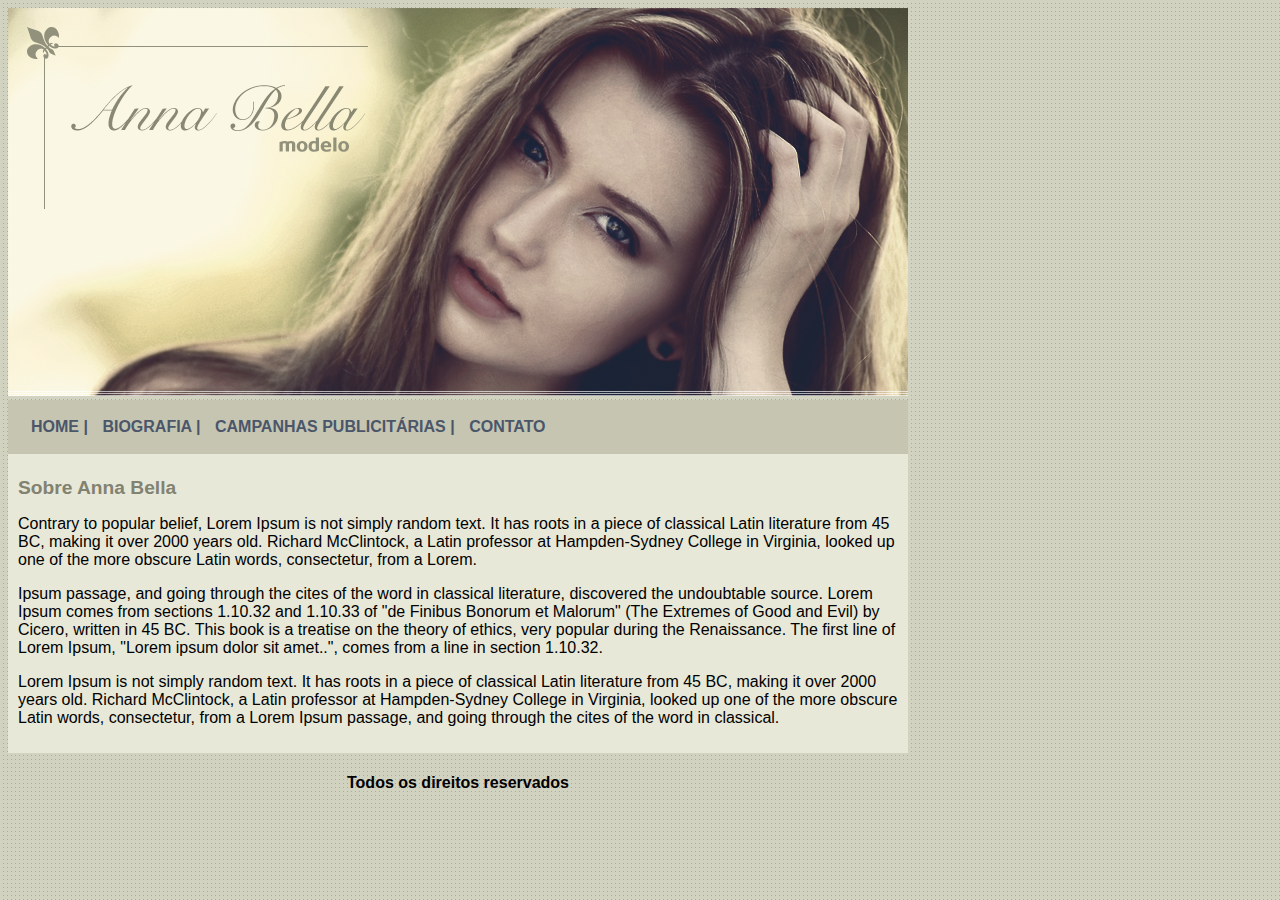
<file: Agência de Modelo/index.html>
<!DOCTYPE html>
<meta charset="UTF-8">
<html>
    <head>
        <title>Página principal</title>
        <link rel="stylesheet" type="text/css" href="estilo.css">

    </head>

    <body>
        <div id="principal">
        <img src="imagens/capa.png"><br>

        <div id="menu">
        <a href="index.html">HOME |</a> 
        <a href="biografia.html"> BIOGRAFIA |</a> 
        <a href="campanhas.html"> CAMPANHAS PUBLICITÁRIAS |</a> 
        <a href="contato.html"> CONTATO </a>
        </div>


    <!--INÍCIO DO CONTEUDO-->
        <div id="conteudo">
        <h1>Sobre Anna Bella</h1>
        <p>Contrary to popular belief, Lorem Ipsum is not simply random text. 
            It has roots in a piece of classical Latin literature from 45 BC, making it over 2000 years old. Richard McClintock, a Latin professor 
            at Hampden-Sydney College in Virginia, looked up one of the more obscure Latin words, consectetur, from a Lorem.</p> 
            <p>Ipsum passage, and going 
            through the cites of the word in classical literature, discovered the undoubtable source. Lorem Ipsum comes from sections 1.10.32 and 
            1.10.33 of "de Finibus Bonorum et Malorum" (The Extremes of Good and Evil) by Cicero, written in 45 BC. This book is a treatise on the 
            theory of ethics, very popular during the Renaissance. The first line of Lorem Ipsum, "Lorem ipsum dolor sit amet..", 
            comes from a line in section 1.10.32.</p>
            <p>Lorem Ipsum is not simply random text. 
                It has roots in a piece of classical Latin literature from 45 BC, making it over 2000 years old. Richard McClintock, a Latin professor 
                at Hampden-Sydney College in Virginia, looked up one of the more obscure Latin words, consectetur, from a Lorem Ipsum passage, and going 
                through the cites of the word in classical. </p>
            </div>
            <!--FIM DO CONTEUDO-->

        <div id="rodape"><h4>Todos os direitos reservados</h4></div>

    </body>




</html>
</file>
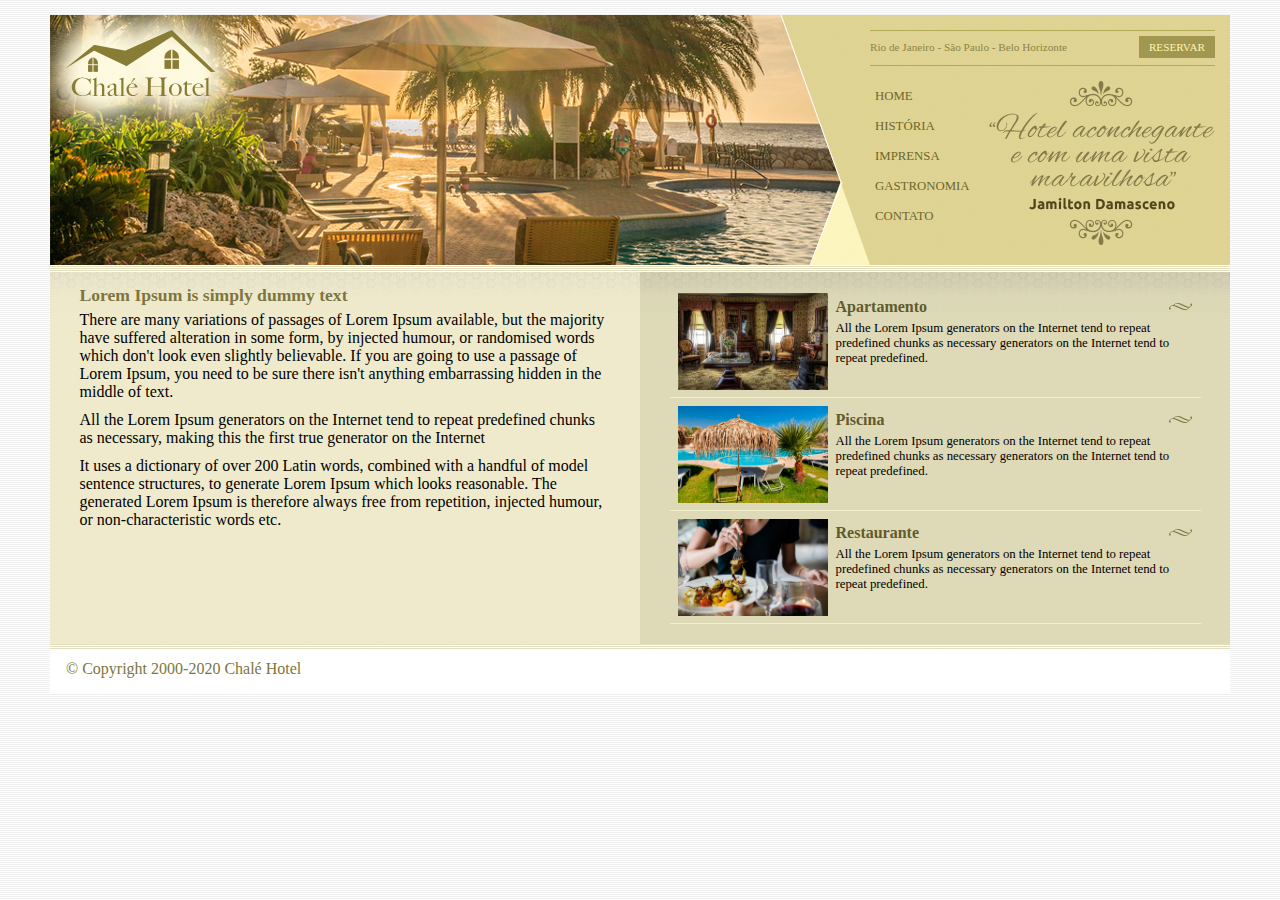
<file: Chalé - Institucional/index.html>
<!DOCTYPE html>
<html>

<head>
    <meta charset="UTF-8">
    <meta http-equiv="X-UA-Compatible" content="IE=edge">
    <meta name="viewport" content="width=device-width, initial-scale=1.0">
    <link rel="stylesheet" href="estilo.css">
    <title>Chalé hotel</title>
</head>


<body>
    <div id="container">
        <!--INÍCIO DO CONTAINER-->
        <div id="topo">
            <!--INÍCIO DO TOPO-->
            <div id="area-logo">
                <h1 class="logo">
                    <a href="index.html">Chalé Hotel</a>
                </h1>
            </div>
            <div id="area-menu">
                <div id="conteudo-menu">
                    <div id="menu-locais">
                        <span class="locais">Rio de Janeiro - São Paulo - Belo Horizonte</span>
                        <a class="reserva" href="">Reservar</a>
                        <div style="clear: both;"></div>
                    </div>
                    <div id="menu">
                        <ul id="navegacao">
                            <li><a href="">Home</a></li>
                            <li><a href="">História</a></li>
                            <li><a href="">Imprensa</a></li>
                            <li><a href="">Gastronomia</a></li>
                            <li><a href="">Contato</a></li>

                        </ul>
                        <img class="depoimento" src="imagens/depoimento.png">
                    </div>
                </div>

            </div>
        </div>
        <!--FIM DO TOPO-->
        <div id="area-principal">
            <div class="conteudo">
                <h2>Lorem Ipsum is simply dummy text</h2>
                <p>There are many variations of passages of Lorem Ipsum available, but the majority have suffered
                    alteration in some form, by injected humour, or randomised words which don't look even slightly
                    believable. If you are going to use a passage of Lorem Ipsum, you need to be sure there isn't
                    anything embarrassing hidden in the middle of text.</p>
                <p>All the Lorem Ipsum generators on the Internet tend to repeat predefined chunks as necessary, making
                    this the first true generator on the Internet</p>
                <p>It uses a dictionary of over 200 Latin words, combined with a handful of model sentence structures,
                    to generate Lorem Ipsum which looks reasonable. The generated Lorem Ipsum is therefore always free
                    from repetition, injected humour, or non-characteristic words etc.</p>
            </div>

        </div>
        <div id="area-lateral">
            <div class="conteudo">
                <ul id="beneficios">
                    <li> <a href=""><img src="imagens/apartamento.jpg" width="150" alt="Apartamento">
                            <h3>Apartamento</h3>
                            <p>All the Lorem Ipsum generators on the Internet tend to repeat predefined chunks as
                                necessary generators on the Internet tend to repeat predefined.</p>
                        </a></li>

                        <li> <a href=""><img src="imagens/piscina.jpg" width="150" alt="Piscina">
                            <h3>Piscina</h3>
                            <p>All the Lorem Ipsum generators on the Internet tend to repeat predefined chunks as
                                necessary generators on the Internet tend to repeat predefined.</p>
                        </a></li>

                        <li> <a href=""><img src="imagens/restaurante.jpg" width="150" alt="Restaurante">
                            <h3>Restaurante</h3>
                            <p>All the Lorem Ipsum generators on the Internet tend to repeat predefined chunks as
                                necessary generators on the Internet tend to repeat predefined.</p>
                        </a></li>
                </ul>
            </div>

        </div>
        <div id="rodape">
            <span>&copy; Copyright 2000-2020 Chalé Hotel</span>
        </div>
    </div>
    <!--FIM DO CONTAINER-->



</body>

</html>
</file>
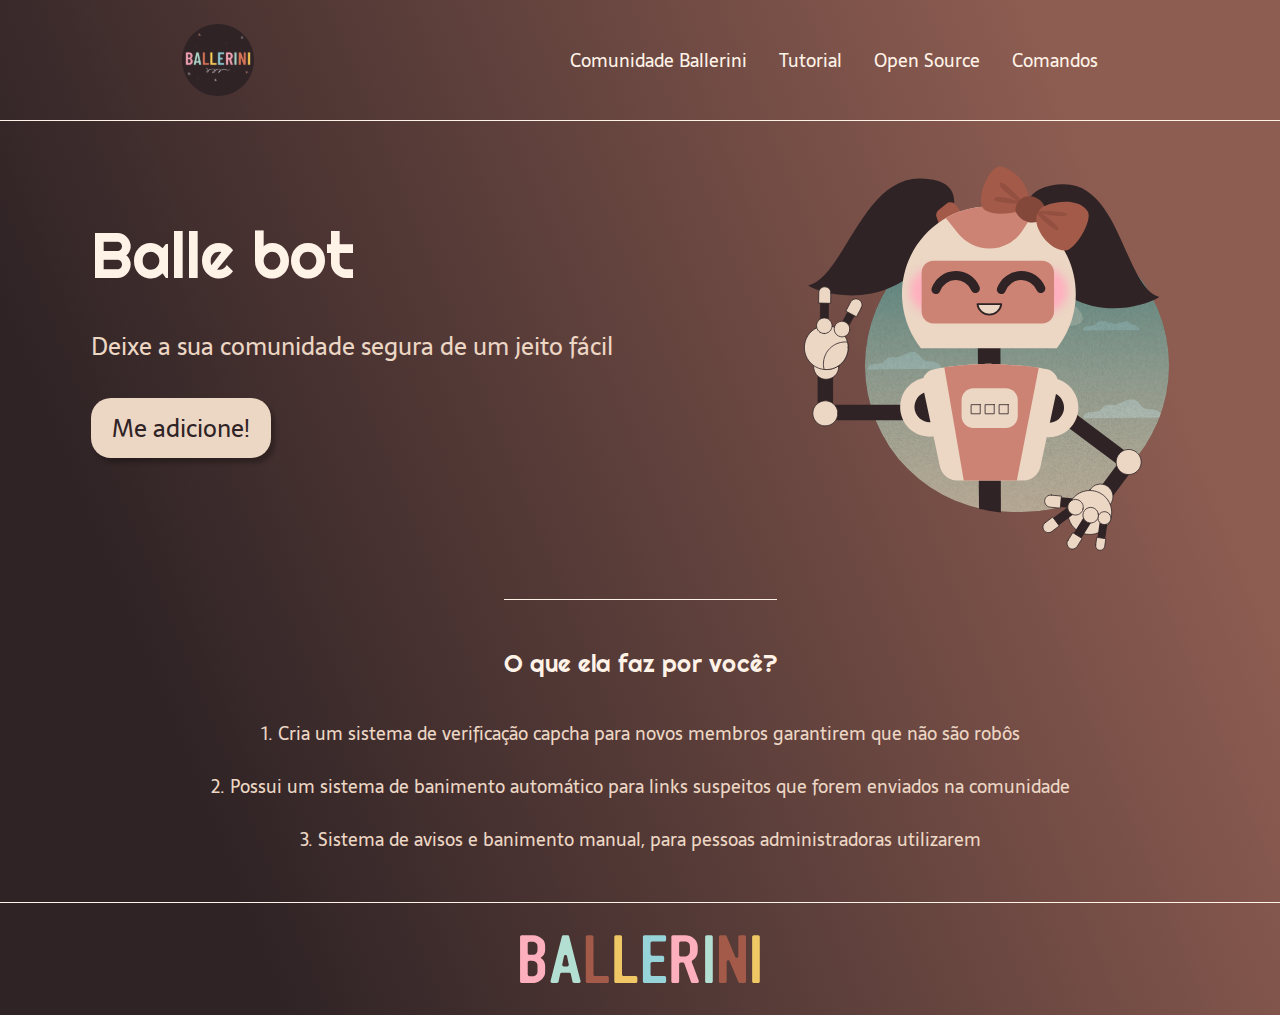
<file: Landing page - Balle bot/index.html>
<!DOCTYPE html>
<html lang="pt-BR">
<head>
    <meta charset="UTF-8">
    <meta name="viewport" content="width=device-width, initial-scale=1.0">
    <meta name="description" content="Um bot que irá moderar e deixar a sua comunidade segura de um jeito fácil!">
    <title>Balle Bot - Modere a sua comunidade do Discord</title>
    <link rel="stylesheet" type="text/css" href="./assets/css/style.css">
</head>

<body>
   <header class="cabecalho">
        <img class="cabecalho-img" src="./assets/img/logo-header.svg" alt="logo da comunidade Ballerini">
        <nav class="cabecalho-menu">
            <a class="cabecalho-menu-item">Comunidade Ballerini</a>
            <a class="cabecalho-menu-item">Tutorial</a>
            <a class="cabecalho-menu-item">Open Source</a>
            <a class="cabecalho-menu-item">Comandos</a>
        </nav>
   </header>

   <main class="conteudo">
        <section class="conteudo-principal">
            <div class="conteudo-principal-escrito">
                <h1 class="conteudo-principal-escrito-titulo">Balle bot</h1>
                <h2 class="conteudo-principal-escrito-subtitulo">Deixe a sua comunidade segura de um jeito fácil</h2>
                <button class="conteudo-principal-escrito-botao">Me adicione!</button>
            </div>
            <img class="conteudo-principal-img" alt="imagem da Balle bot" src="./assets/img/logo-main.svg">
        </section>

        <section class="conteudo-secundario">
        <h3 class="conteudo-secundario-titulo">O que ela faz por você?</h3>
        <p class="conteudo-secundario-paragrafo">1. Cria um <strong>sistema de verificação capcha</strong> para novos membros garantirem que não são robôs</p>
        <p class="conteudo-secundario-paragrafo">2. Possui um <strong>sistema de banimento automático</strong> para links suspeitos que forem enviados na comunidade</p>
        <p class="conteudo-secundario-paragrafo">3. <strong>Sistema de avisos e banimento manual</strong>, para pessoas administradoras utilizarem</p>
        </section>
   </main>

   <footer class="rodape">
    <img class="rodape-img" src="./assets/img/logo-footer.svg">
   </footer>

</body>
</html>
</file>
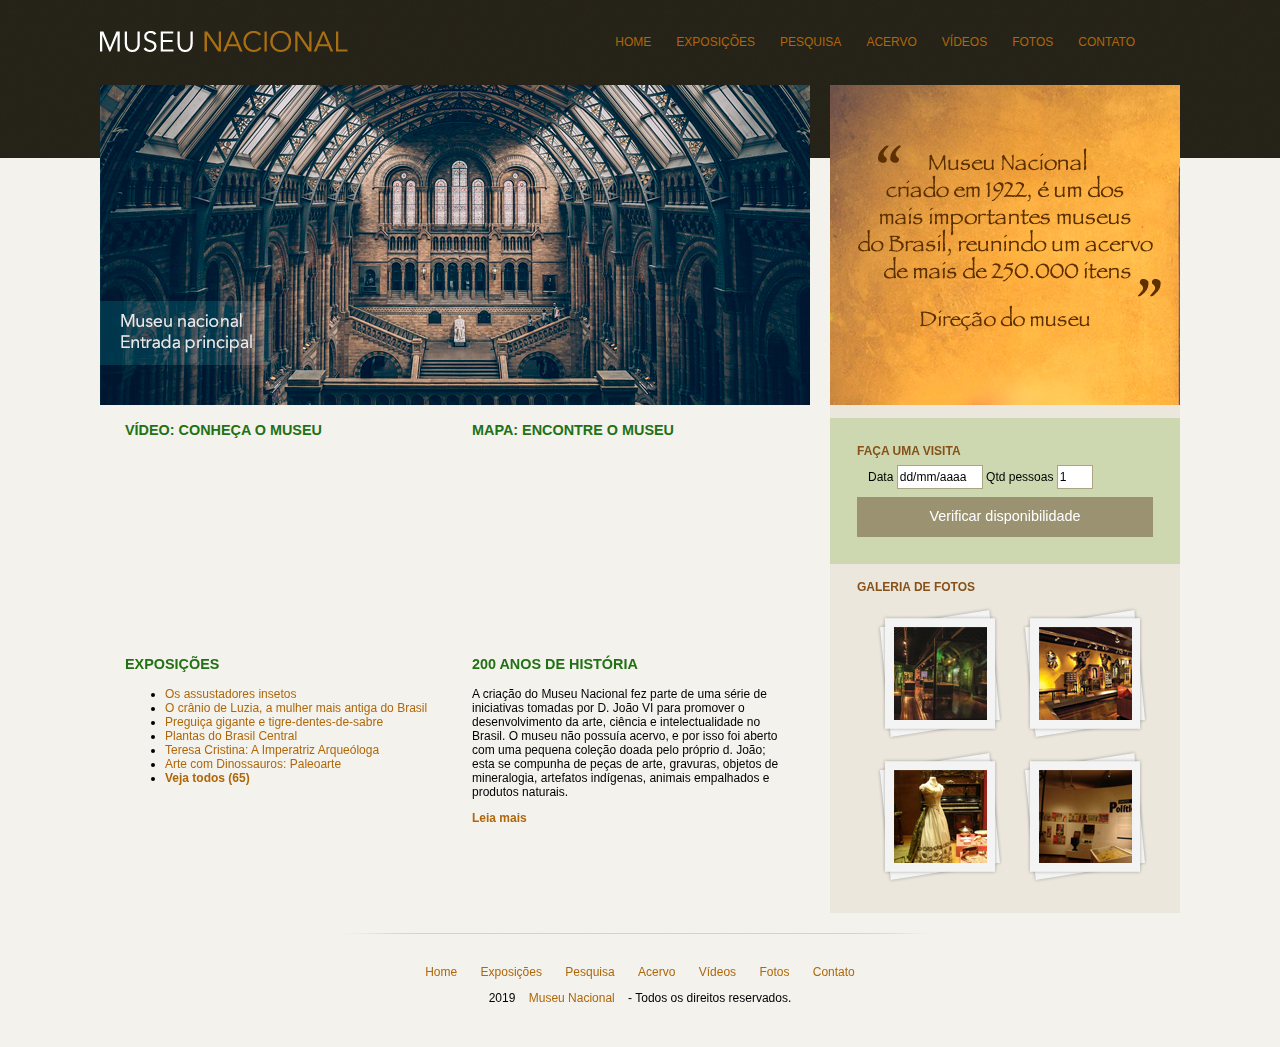
<file: Museu - Institucional/index.html>
<!DOCTYPE html>
<html>
<head>
    <meta charset="UTF-8">
    <meta http-equiv="X-UA-Compatible" content="IE=edge">
    <link rel="stylesheet" href="estilo.css">
    <link rel="stylesheet" href="normalize.css">
    <!--[if lt IE 9]>
	<script src="shiv.js"></script><![endif]-->
        <title>Museu Nacional</title>
</head>
<body>
    <div id="container"> <!--INÍCIO CONTAINER-->
        <header> <!--INÍCIO HEADER-->
            <div id="logo">
                <h1><a href="">Museu Nacional</a></h1>
            </div>
        
    <nav> <!--INÍCIO NAV-->
        <ul>
            <li> <a href="">Home</a></li>
            <li> <a href="">Exposições</a></li>
            <li> <a href="">Pesquisa</a></li>
            <li> <a href="">Acervo</a></li>
            <li> <a href="">Vídeos</a></li>
            <li> <a href="">Fotos</a></li>
            <li> <a href="">Contato</a></li>
        </ul>
    </nav> <!--FINAL NAV-->
</header> <!--FINAL HEADER-->

<div id="principal"> <!--INÍCIO PRINCIPAL-->

    <div id="conteudo"> <!--INÍCIO CONTEÚDO-->
        <section id="capa"> 
            <img src="imagens/museu.png">
        </section>

        <section id="postagens"> <!--INÍCIO SEÇÃO POSTAGENS-->
            <article id="video">
                <h3>Vídeo: conheça o museu</h3>
                <iframe width="310" height="170" src="https://www.youtube.com/embed/RGUYb-hivrc" title="YouTube video player" frameborder="0" allow="accelerometer; autoplay; clipboard-write; encrypted-media; gyroscope; picture-in-picture" allowfullscreen></iframe>
            </article>
            <article id="mapa">
                <h3>Mapa: encontre o museu</h3>
                <iframe src="https://www.google.com/maps/embed?pb=!1m18!1m12!1m3!1d3675.2063112591054!2d-43.2265289!3d-22.90576!2m3!1f0!2f0!3f0!3m2!1i1024!2i768!4f13.1!3m3!1m2!1s0x997e58a085b7af%3A0x4d11e9a933d38ce3!2sMuseu%20Nacional%20-%20UFRJ!5e0!3m2!1spt-BR!2sbr!4v1642790527044!5m2!1spt-BR!2sbr" width="310" height="170" style="border:0;" allowfullscreen="" loading="lazy"></iframe>
            </article>
            <article id="exposicoes">
                <h3>Exposições</h3>
                <ul>
                    <li> <a href="">Os assustadores insetos</a></li>
                    <li> <a href="">O crânio de Luzia, a mulher mais antiga do Brasil</a></li>
                    <li> <a href="">Preguiça gigante e tigre-dentes-de-sabre</a></li>
                    <li> <a href="">Plantas do Brasil Central</a></li>
                    <li> <a href="">Teresa Cristina: A Imperatriz Arqueóloga</a></li>
                    <li> <a href="">Arte com Dinossauros: Paleoarte</a></li>
                    <li> <a href=""><strong>Veja todos (65)</strong></a></li>
                </ul>
            </article>
            <article id="historia">
            <h3>200 anos de história</h3>
            <p>A criação do Museu Nacional fez parte de uma série de iniciativas tomadas por D. João VI para promover o desenvolvimento da arte, ciência e intelectualidade no Brasil. 
                 O museu não possuía acervo, e por isso foi aberto com uma pequena coleção doada pelo próprio d. João; esta se compunha de peças de arte, gravuras, objetos de mineralogia, artefatos indígenas, animais empalhados e produtos naturais.</p>
                <a href=""><strong>Leia mais</strong></a>

            </article>


        </section> <!--FINAL SEÇÃO POSTAGENS-->
    </div> <!--FINAL CONTEÚDO-->

    <aside> <!--INÍCIO ASIDE-->
        <section id="depoimento">
            <img src="imagens/depoimento.png">
         </section>
         <section id="visita"> <!--INÍCIO SEÇÃO VISITA-->
            <h4>Faça uma visita</h4>
            <form>
                <fieldset>
                    <legend>Selecione uma data</legend>
                    <label for="data">Data</label>
                    <input class="campo" type="text" id="data" value="dd/mm/aaaa">

                    <label for="qtd">Qtd pessoas</label>
                    <input style="width: 30px;" class="campo" type="text" id="qtd" value="1">
                </fieldset>

                <input class="botao" type="submit" value="Verificar disponibilidade">
            </form>
         </section> <!--FINAL SEÇÃO VISITA-->
         <section id="galeria">
             <h4>Galeria de fotos</h4>
             <a href="">
             <img src="imagens/imagem1.jpg" height="93" width="93" alt="Descrição imagem"></a>
             <a href="">
             <img src="imagens/imagem2.jpg" height="93" width="93" alt="Descrição imagem"></a>
             <a href="">
             <img src="imagens/imagem3.jpg" height="93" width="93" alt="Descrição imagem"></a>
             <a href="">
             <img src="imagens/imagem4.jpg" height="93" width="93" alt="Descrição imagem"></a>

         </section>
    </aside> <!--FINAL ASIDE-->
 <footer> <!--INÍCIO RODAPÉ-->
    <p>
        <a href=""> Home</a>
        <a href=""> Exposições</a>
        <a href=""> Pesquisa</a>
        <a href=""> Acervo</a>
        <a href=""> Vídeos</a>
        <a href=""> Fotos</a>
        <a href=""> Contato</a>
    </p>
    <p>
        2019 <a href="">Museu Nacional</a> - Todos os direitos reservados.
    </p>
 </footer> <!--FINAL RODAPÉ-->
</div> <!--FINAL PRINCIPAL-->
</div> <!--FINAL CONTAINER--> 
</body>
</html>
</file>
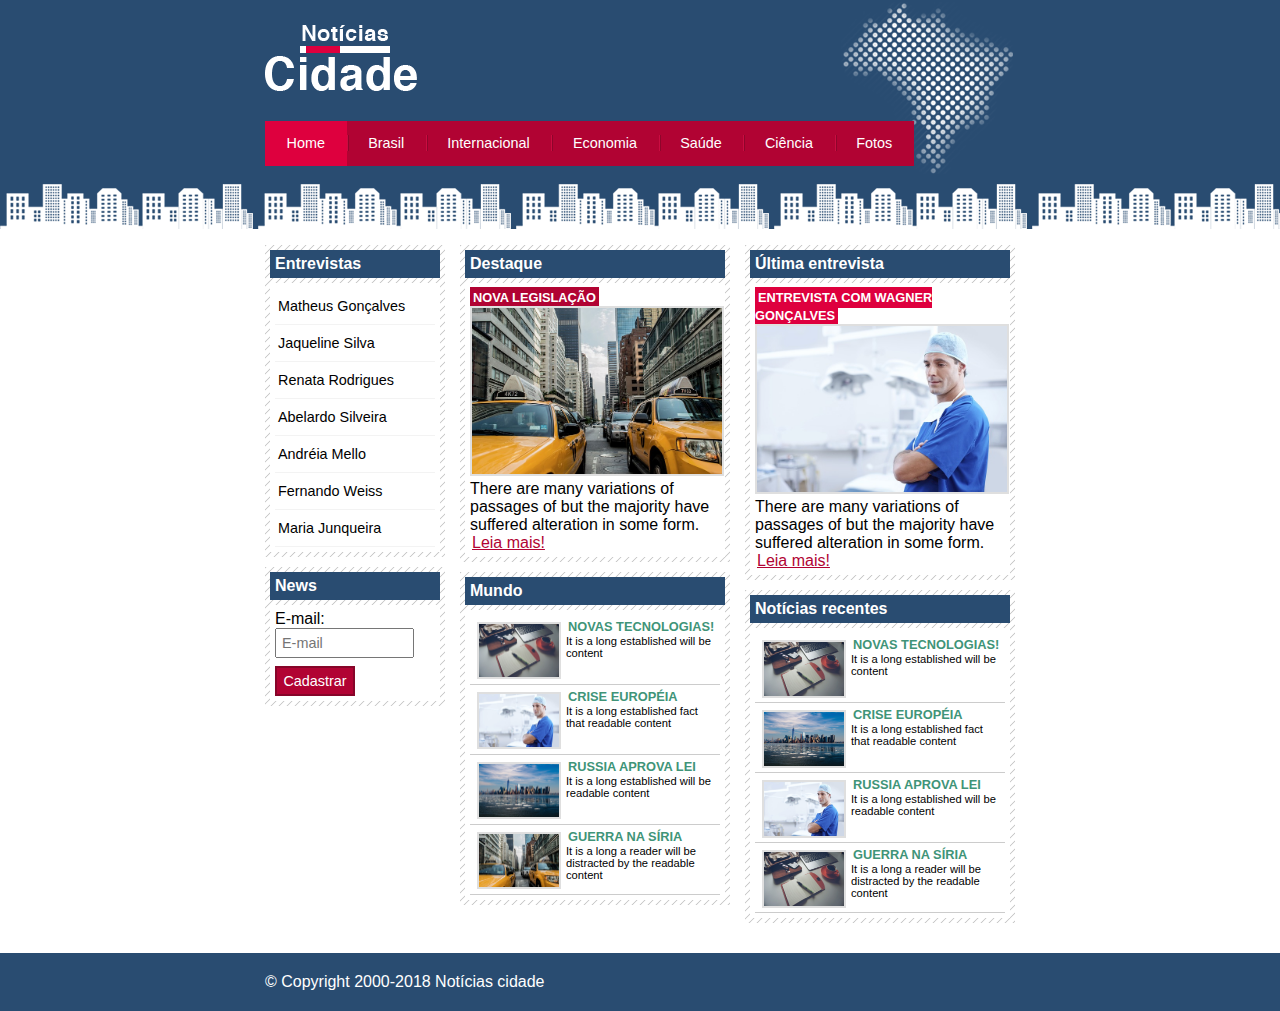
<file: Site de Notícias/index.html>
<!DOCTYPE html>
<html>

<head>
    <meta charset="UTF-8">
    <meta http-equiv="X-UA-Compatible" content="IE=edge">
    <meta name="viewport" content="width=device-width, initial-scale=1.0">
    <link rel="stylesheet" href="CSS/estilo.css">
    <title>Notícias cidade - Seu site de notícias</title>
</head>


<body id="tres-colunas" class="home">

    <!--Início container-->
    <div id="container">

        <!--Início topo-->
        <div id="topo">
            <h1 class="logo">Notícias cidade</h1>
            <ul id="navegacao">
                <li class="primeiro"><a id="home" href="index.html">Home</a></li>
                <li><a id="brasil" href="brasil.html">Brasil</a></li>
                <li><a id="internacional" href="internacional.html">Internacional</a></li>
                <li><a id="economia" href="economia.html">Economia</a></li>
                <li><a id="saude" href="saude.html">Saúde</a></li>
                <li><a id="ciencia" href="ciencia.html">Ciência</a></li>
                <li><a id="fotos" href="fotos.html">Fotos</a></li>

            </ul>

        </div>
        <!--Fim topo-->

        <!--Início conteúdo-->
        <div id="conteudo">
            <div id="primario">
                <div class="caixa destaque">
                    <h2>Destaque</h2>
                    <div class="caixa-conteudo">
                        <h3>Nova legislação</h3>
                        <img src="imagens/taxi.jpg" width="100%">
                        <p>There are many variations of passages of but the majority have suffered alteration in some form.</p>
                        <a href="">Leia mais!</a>
                    </div>

                </div>

                <div class="caixa">
                    <h2>Mundo</h2>
                    <div class="caixa-conteudo">
                        <ul id="lista-noticias">
                            <li><a href=""> <img src="imagens/tecnologia.jpg" 
                                width="80px"> <h3>Novas tecnologias!</h3>
                                <p>It is a long established will be content</p>

                            </a></li>

                            <li><a href=""> <img src="imagens/doutor.jpg" 
                                width="80px"> <h3>Crise européia</h3>
                                <p>It is a long established fact that readable content</p>

                            </a></li>

                            <li><a href=""> <img src="imagens/cidade.jpg" 
                                width="80px"> <h3>russia aprova lei</h3>
                                <p>It is a long established will be readable content</p>

                            </a></li>

                            <li><a href=""> <img src="imagens/taxi.jpg" 
                                width="80px"> <h3>Guerra na síria</h3>
                                <p>It is a long a reader will be distracted by the readable content</p>

                            </a></li>



                        </ul>
                    </div>

                </div>
            </div>
            <div id="secundario">
                <div class="caixa entrevista">
                    <h2>Última entrevista</h2>
                    <div class="caixa-conteudo">
                        <h3>ENTREVISTA COM WAGNER GONÇALVES</h3>
                        <img src="imagens/doutor.jpg" width="100%">
                        <p>There are many variations of passages of but the majority have suffered alteration in some form.</p>
                        <a href="">Leia mais!</a>
                    </div>

                </div>
                <div class="caixa">
                    <h2>Notícias recentes</h2>
                    <div class="caixa-conteudo">
                        <ul id="lista-noticias">
                            <li><a href=""> <img src="imagens/tecnologia.jpg" 
                                width="80px"> <h3>Novas tecnologias!</h3>
                                <p>It is a long established will be content</p>

                            </a></li>

                            <li><a href=""> <img src="imagens/cidade.jpg" 
                                width="80px"> <h3>Crise européia</h3>
                                <p>It is a long established fact that readable content</p>

                            </a></li>

                            <li><a href=""> <img src="imagens/doutor.jpg" 
                                width="80px"> <h3>russia aprova lei</h3>
                                <p>It is a long established will be readable content</p>

                            </a></li>

                            <li><a href=""> <img src="imagens/tecnologia.jpg" 
                                width="80px"> <h3>Guerra na síria</h3>
                                <p>It is a long a reader will be distracted by the readable content</p>

                            </a></li>



                        </ul>
                    </div>

                </div>
            </div>

            <!--Início lateral-->
            <div id="lateral">
                <div class="caixa">
                    <h2>Entrevistas</h2>
                    <div class="caixa-conteudo">
                        <ul>
                            <li><a href=""> Matheus Gonçalves</a></li>
                            <li><a href=""> Jaqueline Silva</a></li>
                            <li><a href=""> Renata Rodrigues</a></li>
                            <li><a href=""> Abelardo Silveira</a></li>
                            <li><a href=""> Andréia Mello</a></li>
                            <li><a href=""> Fernando Weiss</a></li>
                            <li><a href=""> Maria Junqueira</a></li>
                        </ul>
                    </div>

                </div>

                <div class="caixa">
                    <h2>News</h2>
                    <div class="caixa-conteudo">
                        <form>
                            <div>
                                <label for="email">E-mail:</label>
                                <input placeholder="E-mail" id="email" type="text" name="email">
                            </div>
                            <div>
                                <input class="submit" type="submit" value="Cadastrar">
                            </div>
                        </form>

                    </div>

                </div>



            </div>
            <!--Fim lateral-->

        </div>
        <!--Fim conteúdo-->
    </div>
    <!--Fim container-->

    <div id="container-rodape" style="clear: both;">
        <div id="rodape">&copy; Copyright 2000-2018 Notícias cidade</div>
    </div>



</body>

</html>
</file>
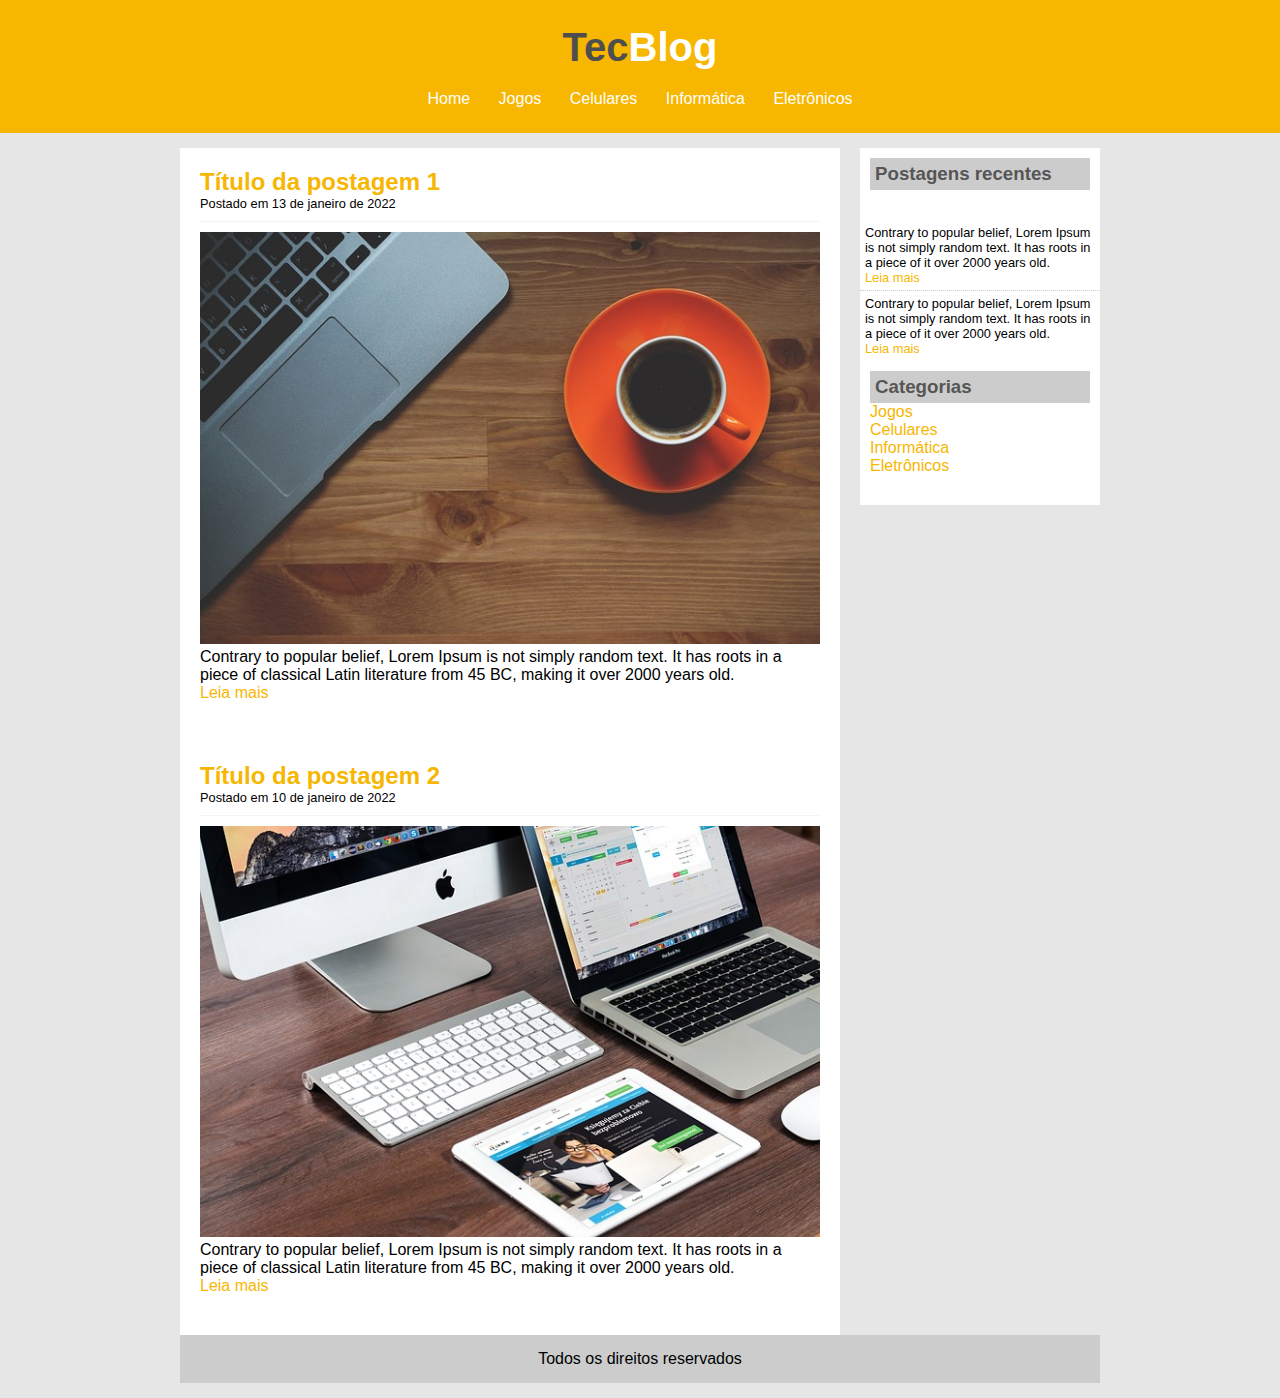
<file: Tech Blog/index.html>
<!DOCTYPE html>
<html>

<head>
    <meta charset="UTF-8">
    <meta http-equiv="X-UA-Compatible" content="IE=edge">
    <meta name="viewport" content="width=device-width, initial-scale=1.0">
    <title>TecBlog - O seu Blog de tecnologia</title>
    <link rel="stylesheet" href="estilo.css">
</head>

<body>

    <div id="area-cabecalho">
        <div id="area-logo">
            <h1>Tec<span class="branco">Blog</span></h1>
        </div>
        <div id="area-menu">
            <a href="index.html">Home</a>
            <a href="jogos.html">Jogos</a>
            <a href="celulares.html">Celulares</a>
            <a href="informatica.html">Informática</a>
            <a href="eletronicos.html">Eletrônicos</a>
        </div>

    </div>

    <div id="area-principal">
        <div id="area-postagens">
            <!--ABERTURA ÁREA POSTAGEM-->


            <!--ABERTURA POSTAGEM-->
            <div class="postagem">
                <h2>Título da postagem 1</h2>
                <span class="data-postagem">Postado em 13 de janeiro de 2022</span>
                <img width="620px" src="imagens/imagem1.jpg">
                <p>Contrary to popular belief, Lorem Ipsum is not simply random text. It has roots in a piece of
                    classical Latin literature from 45 BC, making it over 2000 years old.</p>
                <a href="">Leia mais</a>
            </div>
            <!--FECHAMENTO POSTAGEM-->

            <!--ABERTURA POSTAGEM-->
            <div class="postagem">
                <h2>Título da postagem 2</h2>
                <span class="data-postagem">Postado em 10 de janeiro de 2022</span>
                <img width="620px" src="imagens/imagem2.jpg">
                <p>Contrary to popular belief, Lorem Ipsum is not simply random text. It has roots in a piece of
                    classical Latin literature from 45 BC, making it over 2000 years old.</p>
                <a href="">Leia mais</a>
            </div>
            <!--FECHAMENTO POSTAGEM-->

        </div>
        <!--FECHAMENTO ÁREA POSTAGEM-->


        <div id="area-lateral">
            <div class="conteudo-lateral">
                <h3>Postagens recentes</h3>
            </div>
            <div class="postagem-lateral">
            
                <p>Contrary to popular belief, Lorem Ipsum is not simply random text. It has roots in a piece of
                   it over 2000 years old.</p>
                    <a href="">Leia mais</a> 

                   
            </div>
            <div style="border-bottom:none" class="postagem-lateral">
            
                <p>Contrary to popular belief, Lorem Ipsum is not simply random text. It has roots in a piece of
                   it over 2000 years old.</p>
                    <a href="">Leia mais</a> 

                   
            </div>

            <div class="conteudo-lateral">
                <h3>Categorias</h3>
                <a href="">Jogos</a><br>
                <a href="">Celulares</a><br>
                <a href="">Informática</a><br>
                <a href="">Eletrônicos</a><br>
                


            </div>
            
        </div>

        <div id="rodape">Todos os direitos reservados</div>
    </div>



</body>

</html>
</file>
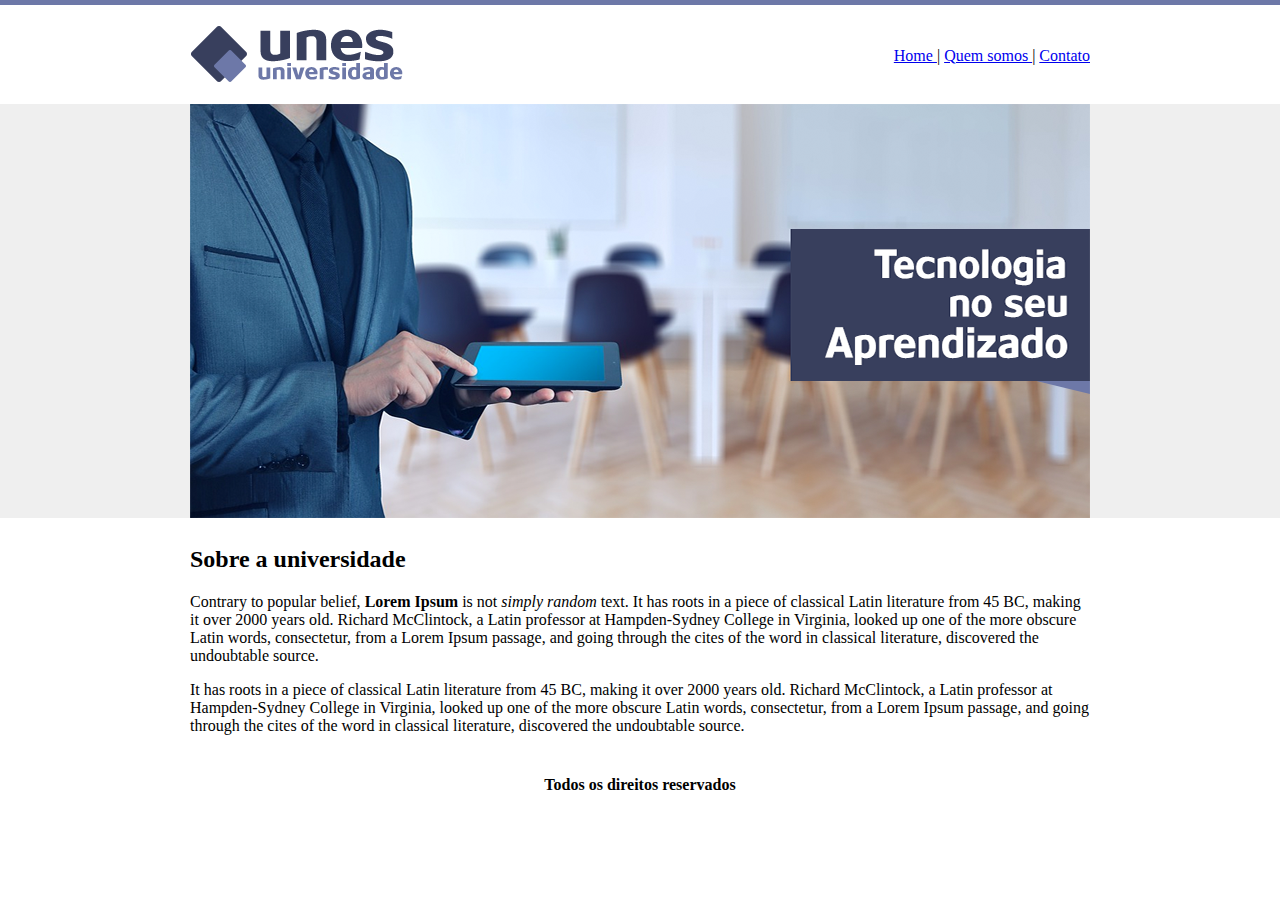
<file: Universidade - Institucional/index.html>
<!DOCTYPE html>
<html>

	<head>

		<title>UNES - Página principal</title>
		<meta charset="utf-8">
		
	</head>

	<body background="imagens/imagens/fundo.png">

		<table border="0" width="900" align="center">
			<tr>
				<td height="89"><img src="imagens/imagens/logo.png"></td>
				<td align="right">
					<a href="index.html"> Home </a> | 
					<a href="quemSomos.html"> Quem somos </a> |
					<a href="contato.html"> Contato </a>
				</td>

			</tr>

			<tr>
				<td colspan="2"><img src="imagens/imagens/capa.png">				</td>
			</tr>

			<tr>
				<td colspan="2">
					<h2>Sobre a universidade</h2>
					<p>Contrary to popular belief, <strong>Lorem Ipsum</strong> is not <em>simply random</em> text. It has roots in a piece of classical Latin literature from 45 BC, making it over 2000 years old. Richard McClintock, a Latin professor at Hampden-Sydney College in Virginia, looked up one of the more obscure Latin words, consectetur, from a Lorem Ipsum passage, and going through the cites of the word in classical literature, discovered the undoubtable source.</p>
					<p>It has roots in a piece of classical Latin literature from 45 BC, making it over 2000 years old. Richard McClintock, a Latin professor at Hampden-Sydney College in Virginia, looked up one of the more obscure Latin words, consectetur, from a Lorem Ipsum passage, and going through the cites of the word in classical literature, discovered the undoubtable source.</p></p>
					
				</td>
			</tr>
			<tr>
				<td colspan="2" align="center">
					<h4>Todos os direitos reservados</h4>
					
				</td>

			</tr>

			

		</table>



	</body>
</html>
</file>
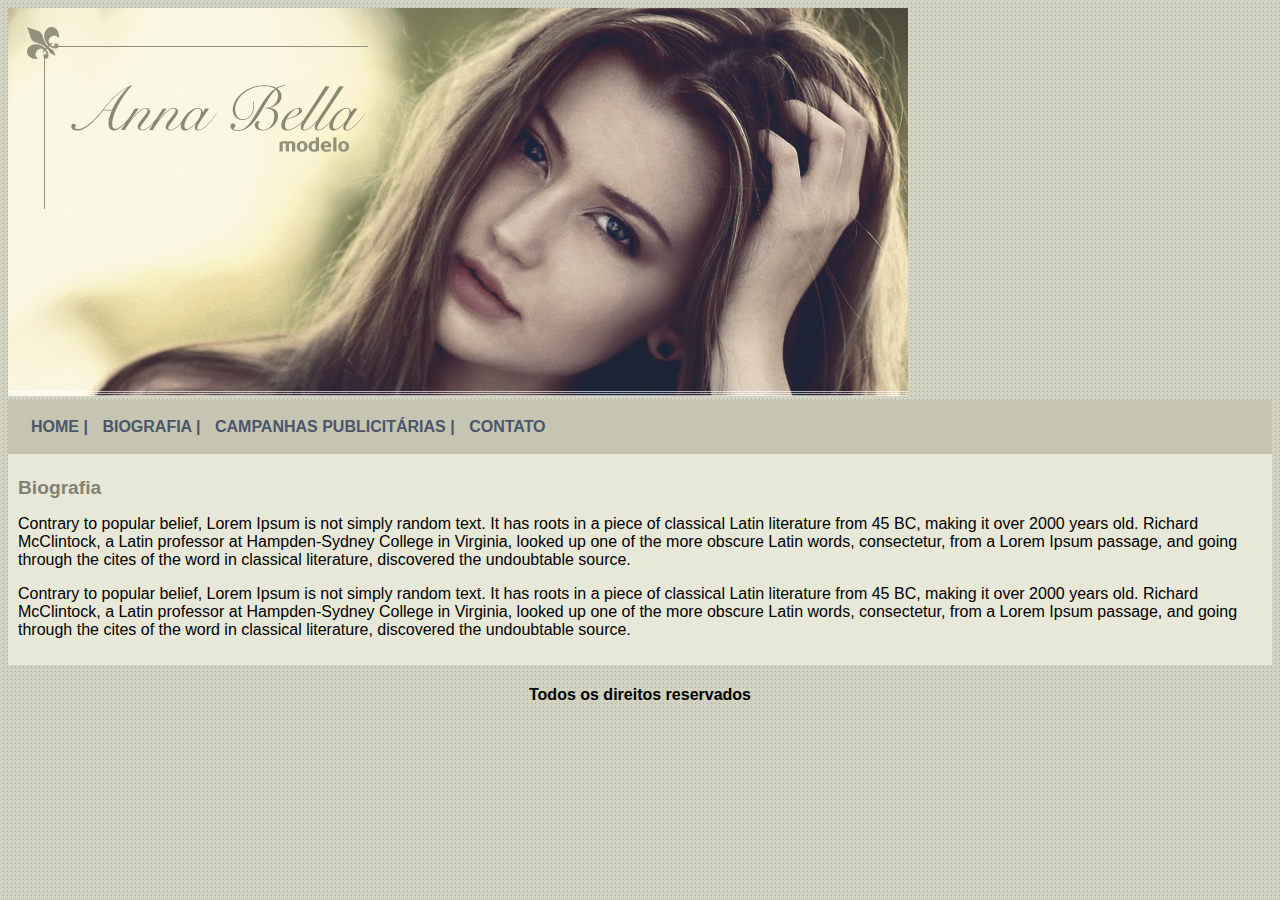
<file: Agência de Modelo/biografia.html>
<!DOCTYPE html>
<meta charset="UTF-8">
<html>
    <head>
        <title>Biografia</title>
        <link rel="stylesheet" type="text/css" href="estilo.css">

    </head>

    <body>
        <img src="imagens/capa.png">
        <div id="menu">
            <a href="index.html">HOME |</a> 
            <a href="biografia.html"> BIOGRAFIA |</a> 
            <a href="campanhas.html"> CAMPANHAS PUBLICITÁRIAS |</a> 
            <a href="contato.html"> CONTATO </a>
            </div>
            <div id="conteudo">
        <h1>Biografia</h1>
       <p>Contrary to popular belief, Lorem Ipsum is not simply random text. It has roots in a piece of classical Latin literature from 45 BC, making it over 2000 years old. Richard McClintock, a Latin professor at Hampden-Sydney College in Virginia, looked up one of the more obscure Latin words, consectetur, from a Lorem Ipsum passage, and going through the cites of the word in classical literature, discovered the undoubtable source.</p>
        <p>Contrary to popular belief, Lorem Ipsum is not simply random text. It has roots in a piece of classical Latin literature from 45 BC, making it over 2000 years old. Richard McClintock, a Latin professor at Hampden-Sydney College in Virginia, looked up one of the more obscure Latin words, consectetur, from a Lorem Ipsum passage, and going through the cites of the word in classical literature, discovered the undoubtable source.</p>
                </div>
        <div id="rodape"><h4>Todos os direitos reservados</h4></div>
    </body>
</file>
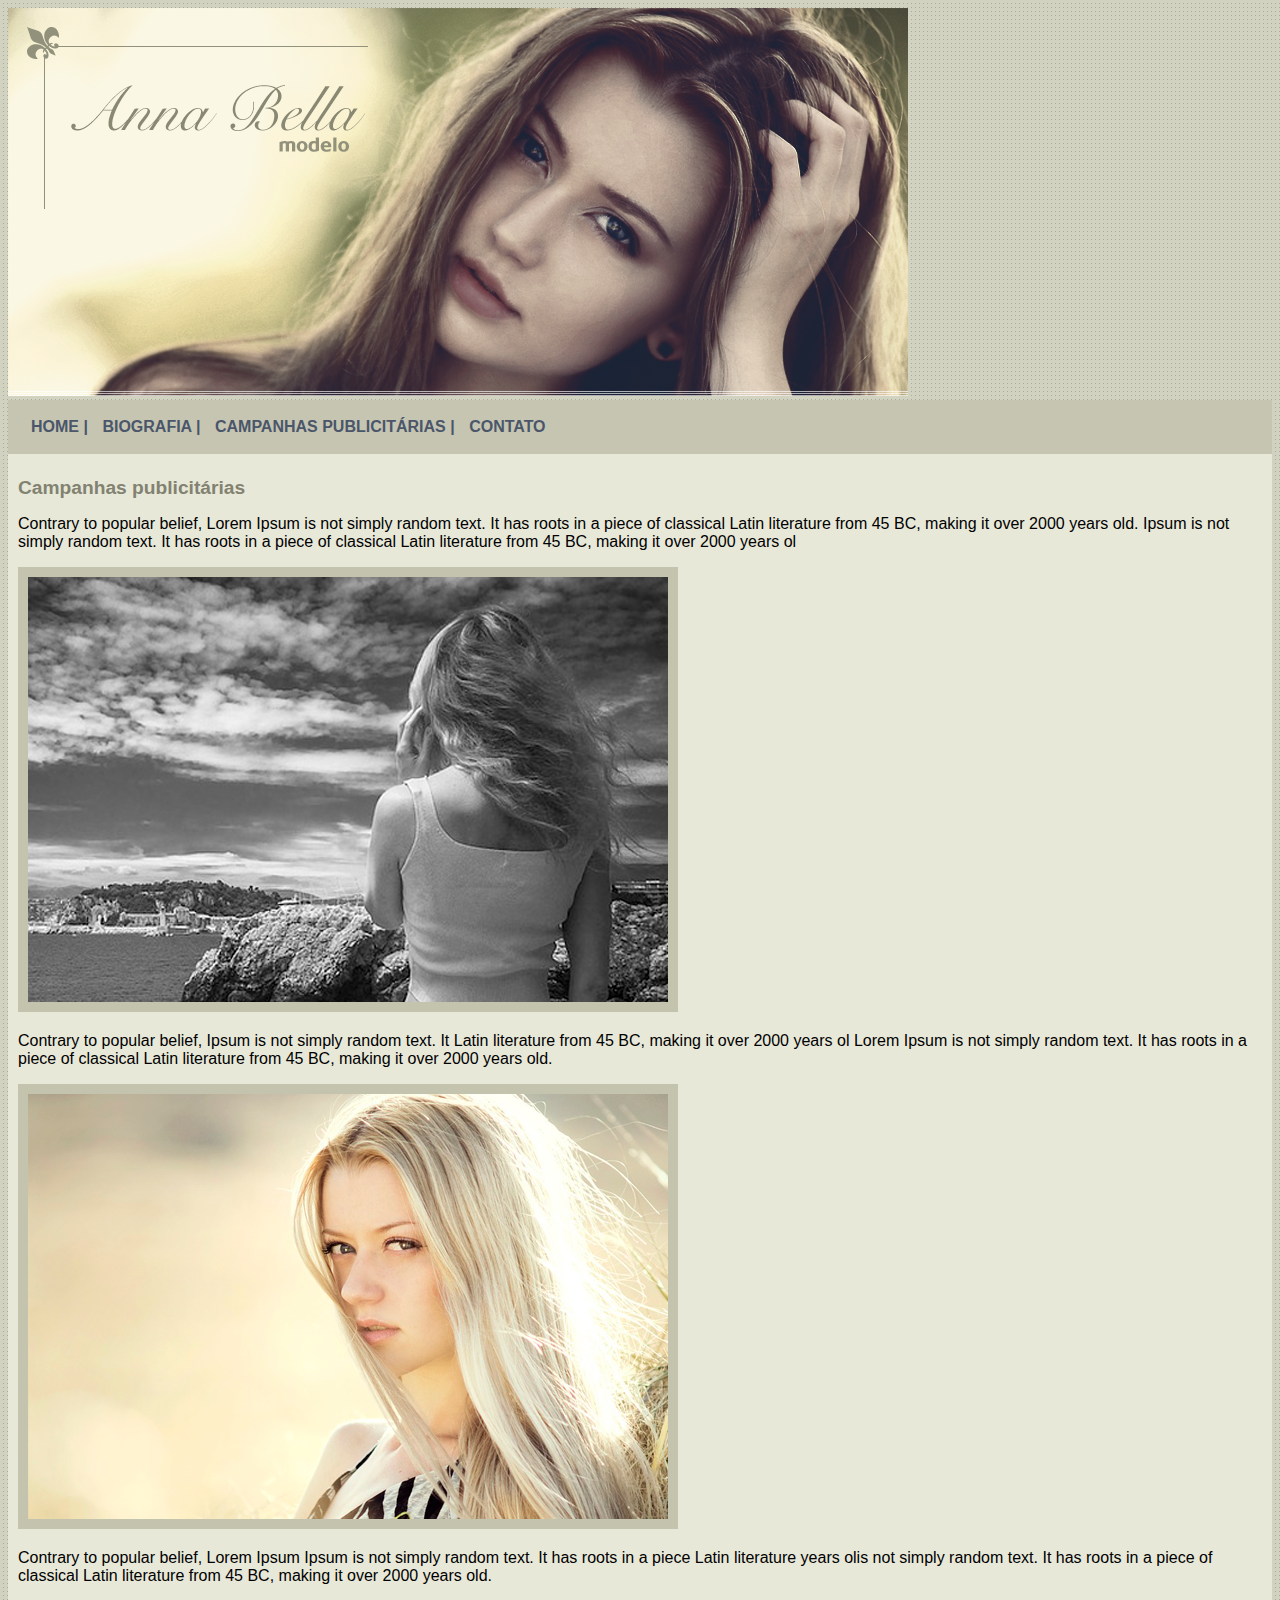
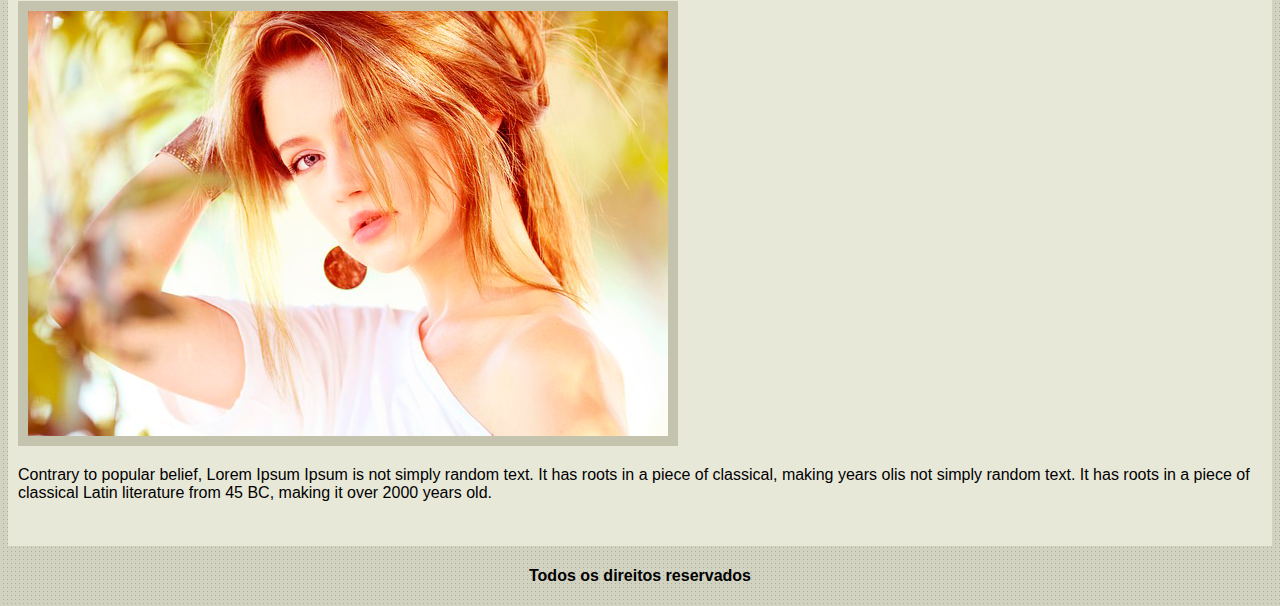
<file: Agência de Modelo/campanhas.html>
<!DOCTYPE html>
<meta charset="UTF-8">
<html>
    <head>
        <title>Campanhas publicitárias</title>
        <link rel="stylesheet" type="text/css" href="estilo.css">

    </head>

    <body class="fundo">
        <img src="imagens/capa.png">
        <div id="menu">
            <a href="index.html">HOME |</a> 
            <a href="biografia.html"> BIOGRAFIA |</a> 
            <a href="campanhas.html"> CAMPANHAS PUBLICITÁRIAS |</a> 
            <a href="contato.html"> CONTATO </a>
            </div>
            <div id="conteudo">
        <h1>Campanhas publicitárias</h1>
        <p>Contrary to popular belief, Lorem Ipsum is not simply random text. It has roots in a piece of classical Latin literature from 45 BC, making it over 2000 years old.  Ipsum is not simply random text. It has roots in a piece of classical Latin literature from 45 BC, making it over 2000 years ol</p>
        <img src="imagens/foto1.png" class="img-campanha"> <br>
        <p>Contrary to popular belief,  Ipsum is not simply random text. It Latin literature from 45 BC, making it over 2000 years ol Lorem Ipsum is not simply random text. It has roots in a piece of classical Latin literature from 45 BC, making it over 2000 years old.</p>
        <img src="imagens/foto2.png" class="img-campanha"><br>
        <p>Contrary to popular belief, Lorem Ipsum  Ipsum is not simply random text. It has roots in a piece Latin literature years olis not simply random text. It has roots in a piece of classical Latin literature from 45 BC, making it over 2000 years old.</p>
        <img src="imagens/foto3.png" class="img-campanha"><br>
        <p>Contrary to popular belief, Lorem Ipsum  Ipsum is not simply random text. It has roots in a piece of classical, making years olis not simply random text. It has roots in a piece of classical Latin literature from 45 BC, making it over 2000 years old.</p><br>
        </div>
        
        <div id="rodape"><h4>Todos os direitos reservados</h4></div>
    </body>
</file>
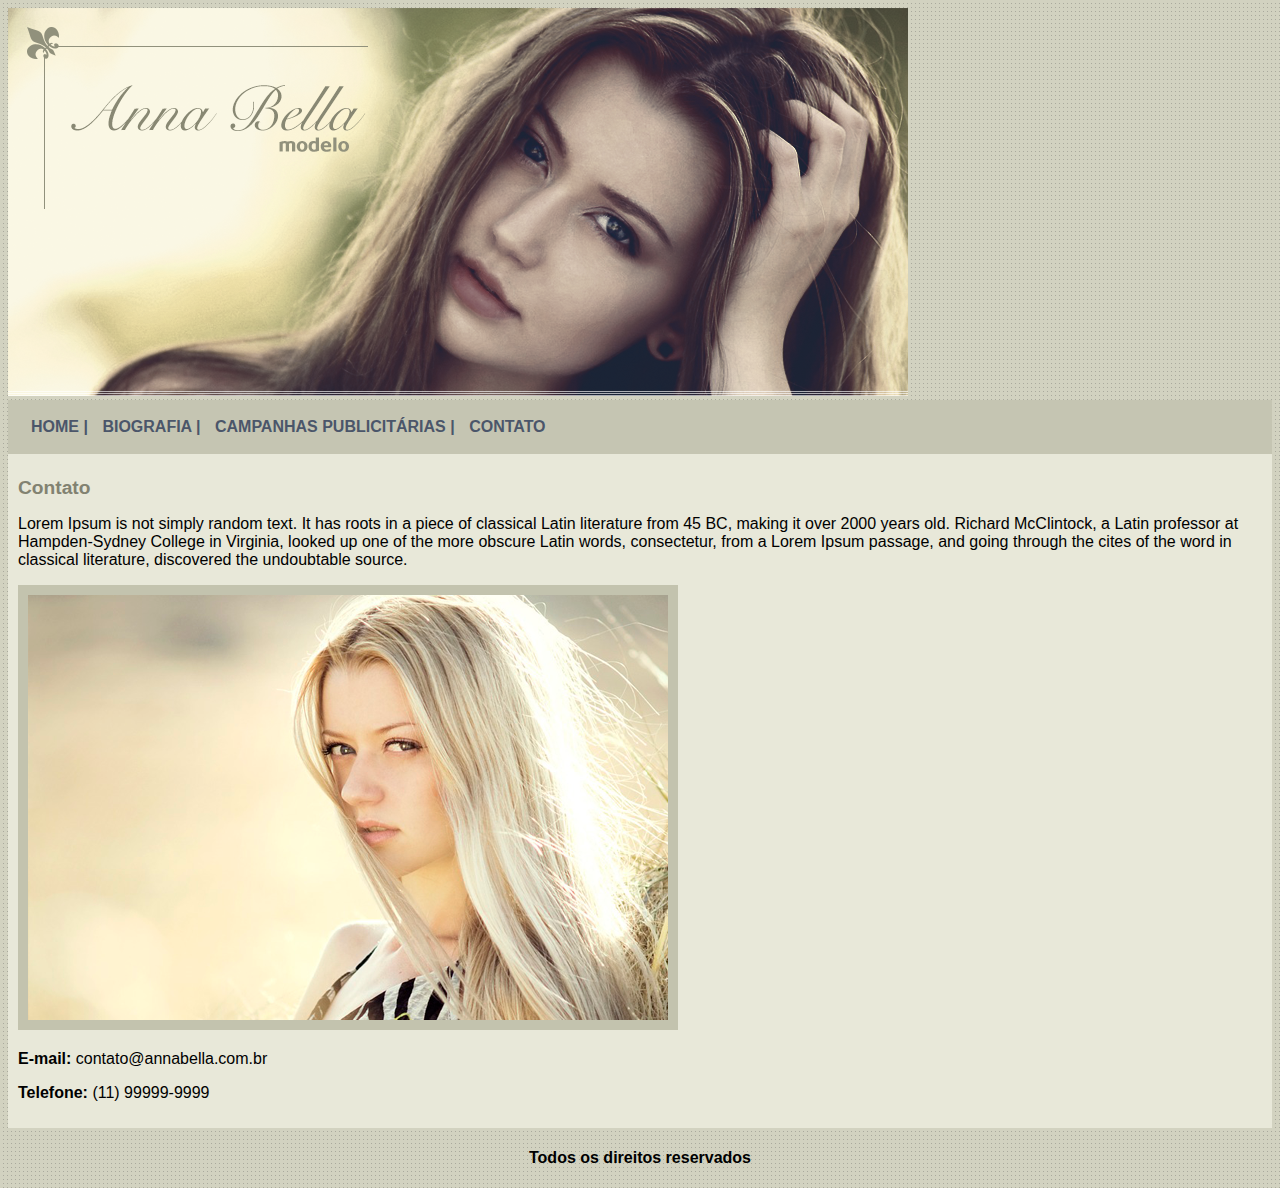
<file: Agência de Modelo/contato.html>
<!DOCTYPE html>
<meta charset="UTF-8">
<html>
    <head>
        <title>Contato</title>
        <link rel="stylesheet" type="text/css" href="estilo.css">

    </head>

    <body class="fundo">
        <img src="imagens/capa.png">
        <div id="menu">
            <a href="index.html">HOME |</a> 
            <a href="biografia.html"> BIOGRAFIA |</a> 
            <a href="campanhas.html"> CAMPANHAS PUBLICITÁRIAS |</a> 
            <a href="contato.html"> CONTATO </a>
            </div>
        
            <div id="conteudo">
            <h1>Contato</h1>
            <p>
                Lorem Ipsum is not simply random text. It has roots in a piece of classical Latin literature from 45 BC, making it over 2000 years old. Richard McClintock, a Latin professor at Hampden-Sydney College in Virginia, looked up one of the more obscure Latin words, consectetur, from a Lorem Ipsum passage, and going through the cites of the word in classical literature, discovered the undoubtable source.
            </p>

            <img src="imagens/foto2.png" class="img-campanha"><br>
            <p><strong>E-mail:</strong> contato@annabella.com.br</p>
            <p><strong>Telefone:</strong> (11) 99999-9999</p>
        </div>
        <div id="rodape"><h4>Todos os direitos reservados</h4></div>
    </body>
</file>
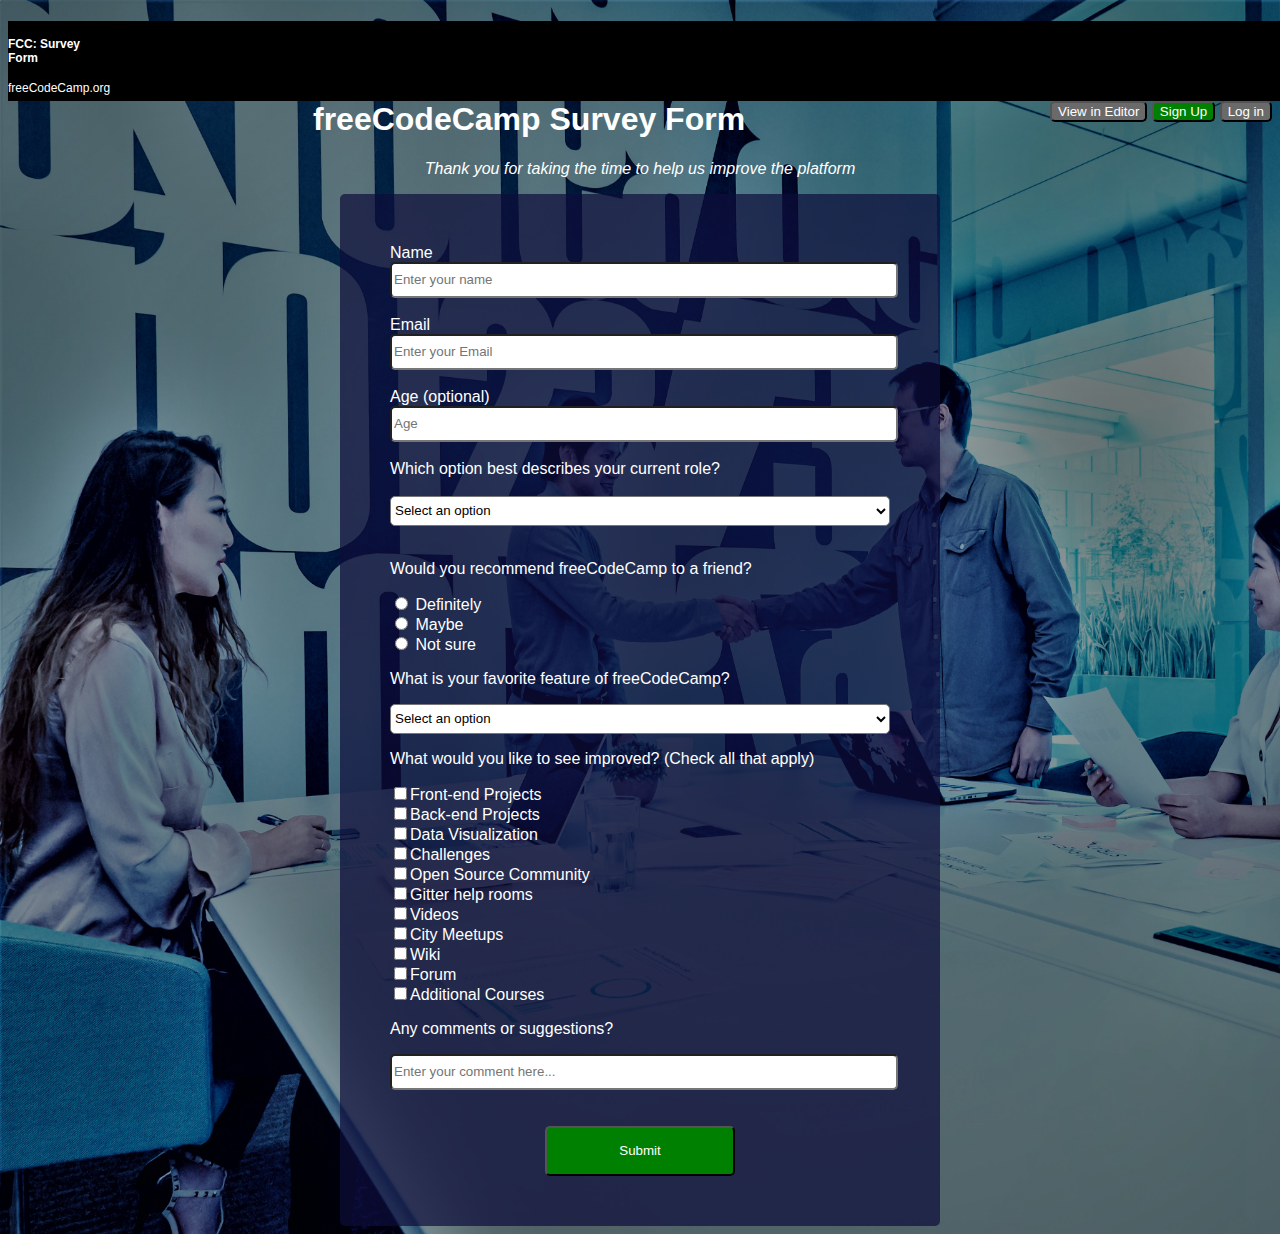
<file: Formulário de Cadastro/formulario1.html>
<!doctype html>
<html>

<head>
    <meta charset="utf-8">
    <link rel="stylesheet" type="text/css" href="estilo.css">
    <title>FCC: survey form</title>
</head>

<body>
    <div id="cabecalho">
        <p>
        <h4>FCC: Survey Form</h4>
        </p>
        <p>freeCodeCamp.org</p>
    </div>

    <div id="botoes">
        <button class="botao1"><a href="">View in Editor</a></button>
        <button id="SignUp"><a href="">Sign Up</a></button>
        <button class="botao1"><a href="">Log in</a></button>
    </div>

    <div class="clear"></div>

    <div id="conteudo">
        <p>
        <h1>freeCodeCamp Survey Form</h1>
        </p>
        <p><em>Thank you for taking the time to help us improve the platform </em></p>
    </div>

    <div id="formulario">
        <form>
            Name <br> <input class="input-bonito" type="text" name="nome" placeholder="Enter your name"><br><br>
            Email <br> <input class="input-bonito" type="text" name="email" placeholder="Enter your Email"><br><br>
            Age (optional) <br> <input class="input-bonito" type="number" name="idade" placeholder="Age"><br><br>
            Which option best describes your current role? <br><br> <select name="select" class="input-bonito">
                <option disabled selected value="0" class="options">Select an option</option>
                <option value="valor1">Student</option>
                <option value="valor1">Full time job</option>
                <option value="valor1">Full time learner</option>
                <option value="valor1">Prefer not to say</option>
                <option value="valor1">Other</option>
            </select><br><br>

            <p>Would you recommend freeCodeCamp to a friend?</p>
            <input type="radio" name="recomendacao" value="1"> Definitely<br>
            <input type="radio" name="recomendacao" value="2"> Maybe<br>
            <input type="radio" name="recomendacao" value="3"> Not sure<br>

            <p>What is your favorite feature of freeCodeCamp?</p>
            <select class="input-bonito" name="select2">
                <option disabled selected value="0" class="options">Select an option</option>
                <option value="opcao1">Challenges</option>
                <option value="opcao2">Projects</option>
                <option value="opcao3">Comunity</option>
                <option value="opcao4">Open source</option>
            </select><br>

            <p>What would you like to see improved? (Check all that apply)</p>
            <input type="checkbox">Front-end Projects<br>
            <input type="checkbox">Back-end Projects<br>
            <input type="checkbox">Data Visualization<br>
            <input type="checkbox">Challenges<br>
            <input type="checkbox">Open Source Community<br>
            <input type="checkbox">Gitter help rooms<br>
            <input type="checkbox">Videos<br>
            <input type="checkbox">City Meetups<br>
            <input type="checkbox">Wiki<br>
            <input type="checkbox">Forum<br>
            <input type="checkbox">Additional Courses<br>

            <p>Any comments or suggestions?</p>
            <input class="input-bonito" type="textarea" placeholder="Enter your comment here..."><br><br><br>
            
            <button id="submit" name="button"><a href="">Submit</a></button>
            

        </form>

    </div>



</body>










</html>
</file>
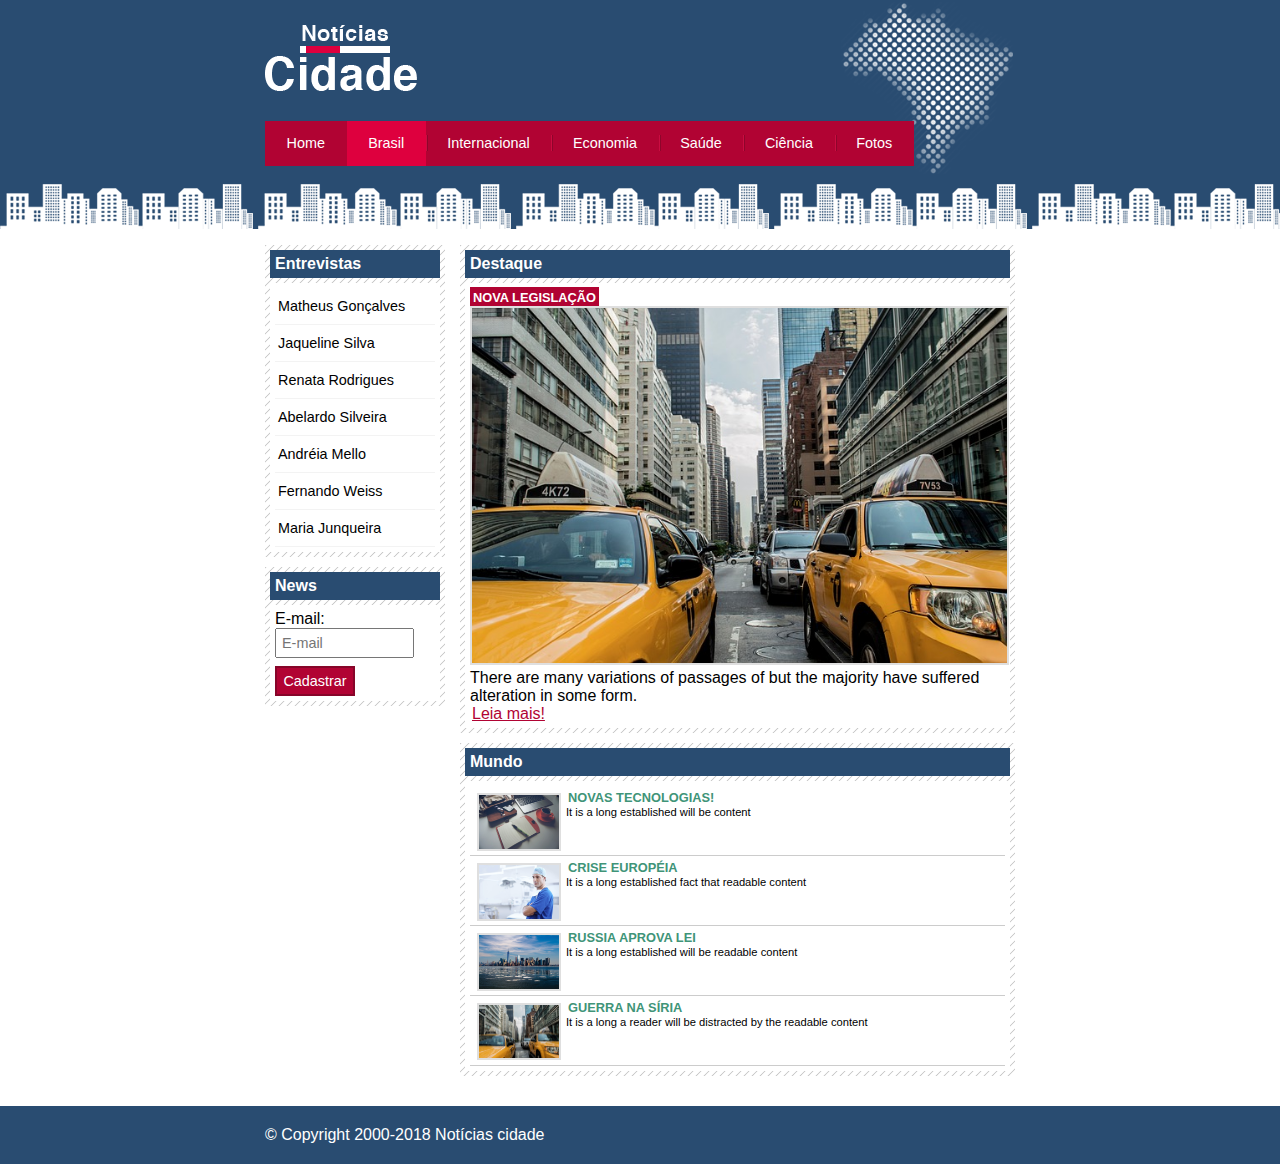
<file: Site de Notícias/brasil.html>
<!DOCTYPE html>
<html>

<head>
    <meta charset="UTF-8">
    <meta http-equiv="X-UA-Compatible" content="IE=edge">
    <meta name="viewport" content="width=device-width, initial-scale=1.0">
    <link rel="stylesheet" href="CSS/estilo.css">
    <title>Notícias cidade - Seu site de notícias</title>
</head>


<body class="brasil" id="duas-colunas">

    <!--Início container-->
    <div id="container">

        <!--Início topo-->
        <div id="topo">
            <h1 class="logo">Notícias cidade</h1>
            <ul id="navegacao">
                <li class="primeiro"><a id="home" href="index.html">Home</a></li>
                <li><a id="brasil" href="brasil.html">Brasil</a></li>
                <li><a id="internacional" href="internacional.html">Internacional</a></li>
                <li><a id="economia" href="economia.html">Economia</a></li>
                <li><a id="saude" href="saude.html">Saúde</a></li>
                <li><a id="ciencia" href="ciencia.html">Ciência</a></li>
                <li><a id="fotos" href="fotos.html">Fotos</a></li>

            </ul>

        </div>
        <!--Fim topo-->

        <!--Início conteúdo-->
        <div id="conteudo">
            <div id="primario">
                <div class="caixa destaque">
                    <h2>Destaque</h2>
                    <div class="caixa-conteudo">
                        <h3>Nova legislação</h3>
                        <img src="imagens/taxi.jpg" width="100%">
                        <p>There are many variations of passages of but the majority have suffered alteration in some form.</p>
                        <a href="">Leia mais!</a>
                    </div>

                </div>

                <div class="caixa">
                    <h2>Mundo</h2>
                    <div class="caixa-conteudo">
                        <ul id="lista-noticias">
                            <li><a href=""> <img src="imagens/tecnologia.jpg" 
                                width="80px"> <h3>Novas tecnologias!</h3>
                                <p>It is a long established will be content</p>

                            </a></li>

                            <li><a href=""> <img src="imagens/doutor.jpg" 
                                width="80px"> <h3>Crise européia</h3>
                                <p>It is a long established fact that readable content</p>

                            </a></li>

                            <li><a href=""> <img src="imagens/cidade.jpg" 
                                width="80px"> <h3>russia aprova lei</h3>
                                <p>It is a long established will be readable content</p>

                            </a></li>

                            <li><a href=""> <img src="imagens/taxi.jpg" 
                                width="80px"> <h3>Guerra na síria</h3>
                                <p>It is a long a reader will be distracted by the readable content</p>

                            </a></li>



                        </ul>
                    </div>

                </div>
            </div>
           
            <!--Início lateral-->
            <div id="lateral">
                <div class="caixa">
                    <h2>Entrevistas</h2>
                    <div class="caixa-conteudo">
                        <ul>
                            <li><a href=""> Matheus Gonçalves</a></li>
                            <li><a href=""> Jaqueline Silva</a></li>
                            <li><a href=""> Renata Rodrigues</a></li>
                            <li><a href=""> Abelardo Silveira</a></li>
                            <li><a href=""> Andréia Mello</a></li>
                            <li><a href=""> Fernando Weiss</a></li>
                            <li><a href=""> Maria Junqueira</a></li>
                        </ul>
                    </div>

                </div>

                <div class="caixa">
                    <h2>News</h2>
                    <div class="caixa-conteudo">
                        <form>
                            <div>
                                <label for="email">E-mail:</label>
                                <input placeholder="E-mail" id="email" type="text" name="email">
                            </div>
                            <div>
                                <input class="submit" type="submit" value="Cadastrar">
                            </div>
                        </form>

                    </div>

                </div>



            </div>
            <!--Fim lateral-->

        </div>
        <!--Fim conteúdo-->
    </div>
    <!--Fim container-->

    <div id="container-rodape" style="clear: both;">
        <div id="rodape">&copy; Copyright 2000-2018 Notícias cidade</div>
    </div>



</body>

</html>
</file>
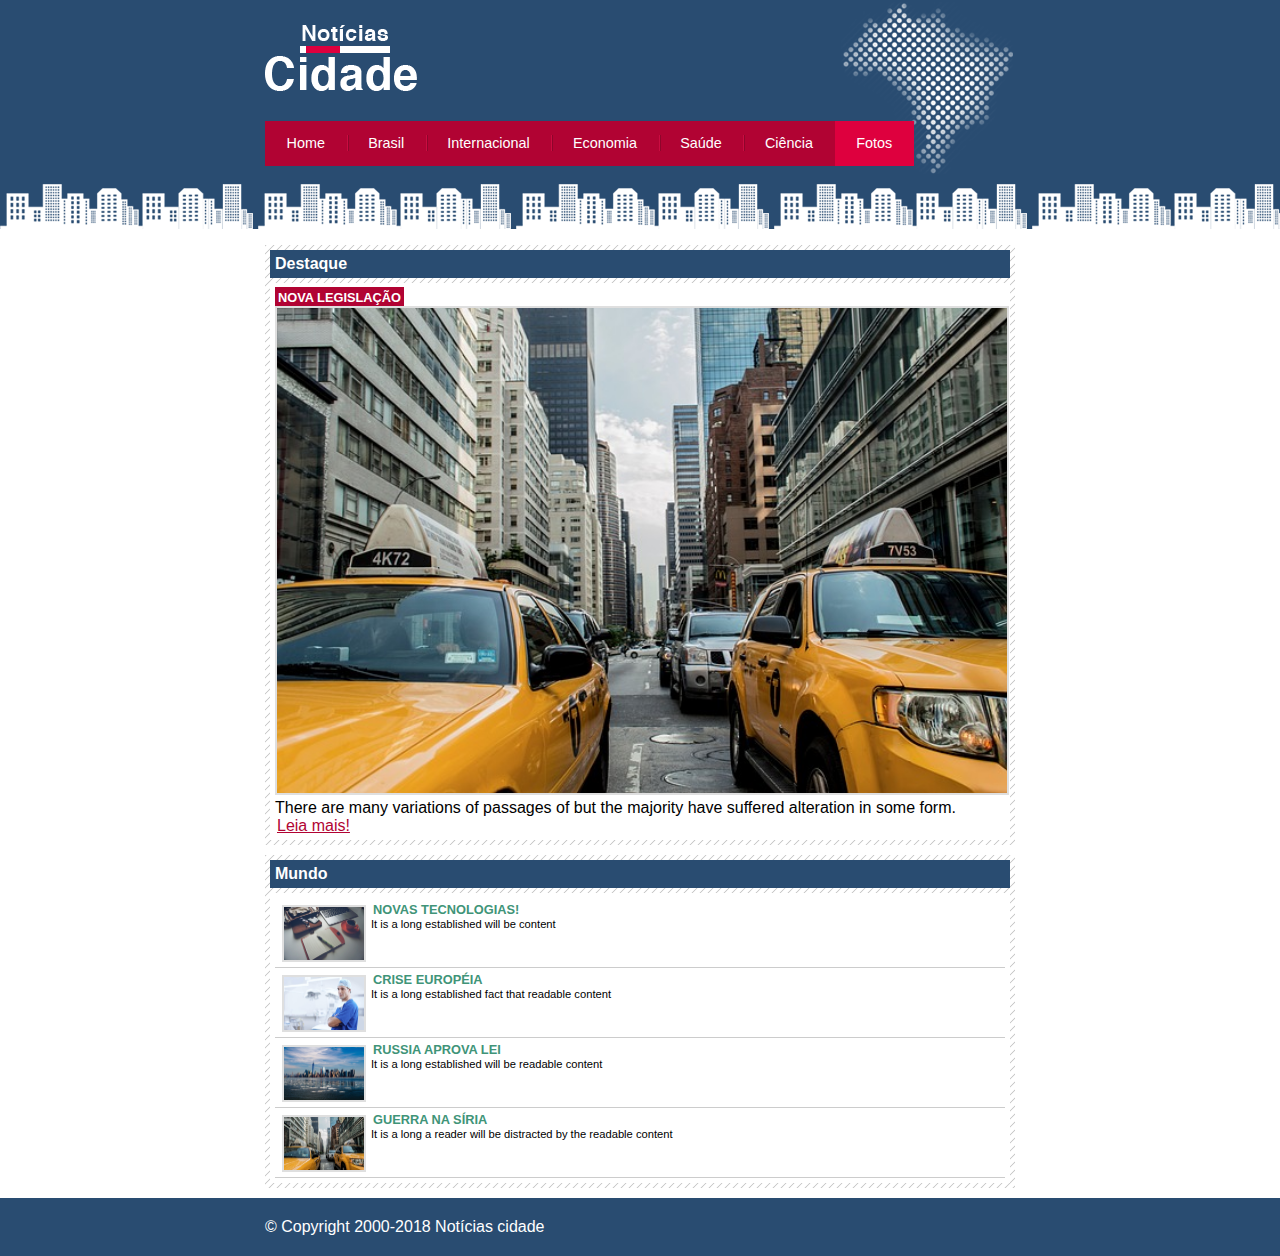
<file: Site de Notícias/fotos.html>
<!DOCTYPE html>
<html>

<head>
    <meta charset="UTF-8">
    <meta http-equiv="X-UA-Compatible" content="IE=edge">
    <meta name="viewport" content="width=device-width, initial-scale=1.0">
    <link rel="stylesheet" href="CSS/estilo.css">
    <title>Notícias cidade - Seu site de notícias</title>
</head>


<body id="uma-coluna" class="fotos">

    <!--Início container-->
    <div id="container">

        <!--Início topo-->
        <div id="topo">
            <h1 class="logo">Notícias cidade</h1>
            <ul id="navegacao">
                <li class="primeiro"><a id="home" href="index.html">Home</a></li>
                <li><a id="brasil" href="brasil.html">Brasil</a></li>
                <li><a id="internacional" href="internacional.html">Internacional</a></li>
                <li><a id="economia" href="economia.html">Economia</a></li>
                <li><a id="saude" href="saude.html">Saúde</a></li>
                <li><a id="ciencia" href="ciencia.html">Ciência</a></li>
                <li><a id="fotos" href="fotos.html">Fotos</a></li>

            </ul>

        </div>
        <!--Fim topo-->

        <!--Início conteúdo-->
        <div id="conteudo">
            <div id="primario">
                <div class="caixa destaque">
                    <h2>Destaque</h2>
                    <div class="caixa-conteudo">
                        <h3>Nova legislação</h3>
                        <img src="imagens/taxi.jpg" width="100%">
                        <p>There are many variations of passages of but the majority have suffered alteration in some form.</p>
                        <a href="">Leia mais!</a>
                    </div>

                </div>

                <div class="caixa">
                    <h2>Mundo</h2>
                    <div class="caixa-conteudo">
                        <ul id="lista-noticias">
                            <li><a href=""> <img src="imagens/tecnologia.jpg" 
                                width="80px"> <h3>Novas tecnologias!</h3>
                                <p>It is a long established will be content</p>

                            </a></li>

                            <li><a href=""> <img src="imagens/doutor.jpg" 
                                width="80px"> <h3>Crise européia</h3>
                                <p>It is a long established fact that readable content</p>

                            </a></li>

                            <li><a href=""> <img src="imagens/cidade.jpg" 
                                width="80px"> <h3>russia aprova lei</h3>
                                <p>It is a long established will be readable content</p>

                            </a></li>

                            <li><a href=""> <img src="imagens/taxi.jpg" 
                                width="80px"> <h3>Guerra na síria</h3>
                                <p>It is a long a reader will be distracted by the readable content</p>

                            </a></li>



                        </ul>
                    </div>

                </div>
            </div>
           
            

        </div>
        <!--Fim conteúdo-->
    </div>
    <!--Fim container-->

    <div id="container-rodape" style="clear: both;">
        <div id="rodape">&copy; Copyright 2000-2018 Notícias cidade</div>
    </div>



</body>

</html>
</file>
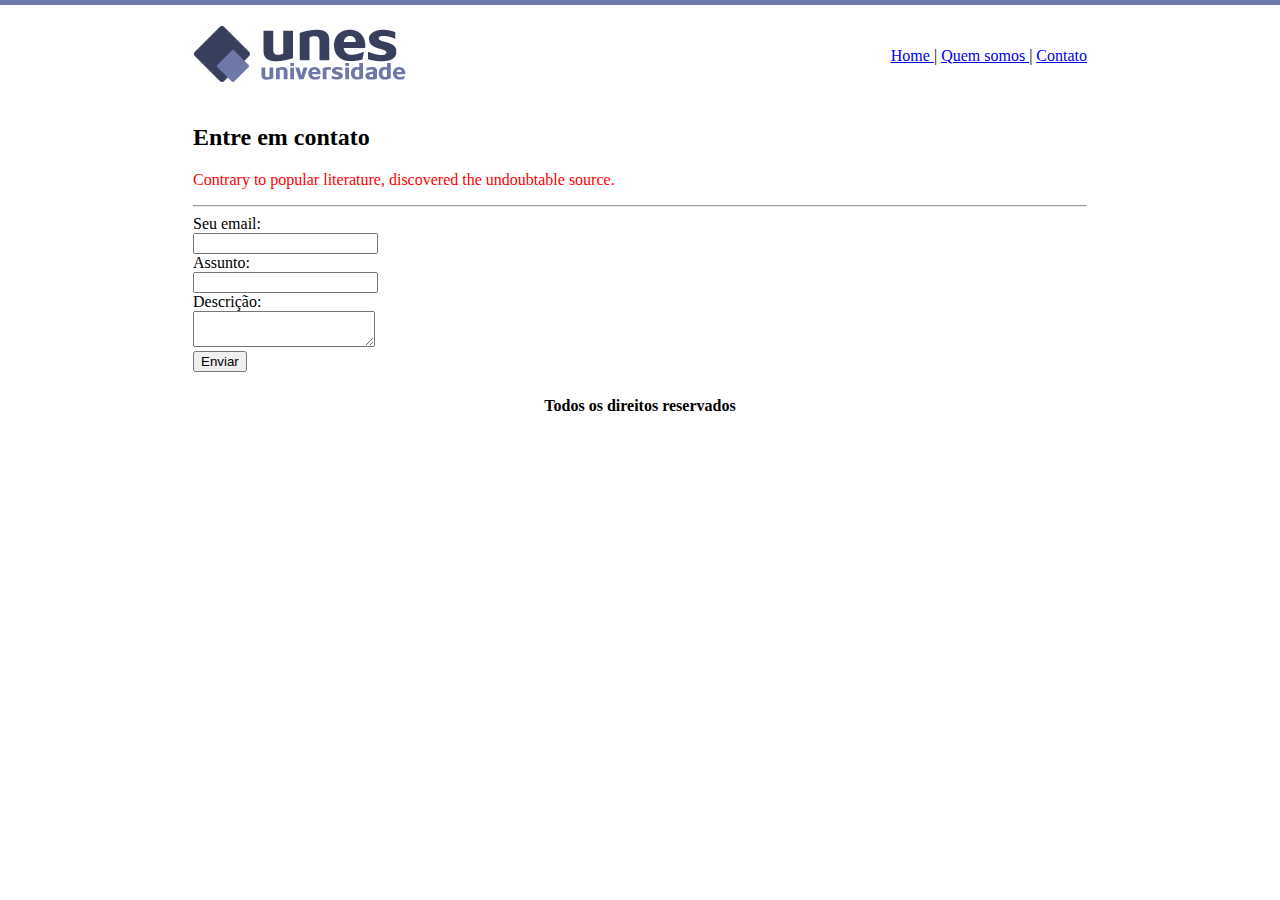
<file: Universidade - Institucional/contato.html>
<!DOCTYPE html>
<html>

	<head>

		<title>UNES - Contato</title>
		<meta charset="utf-8">
		<style type="text/css">p{color:red;}</style>
		
	</head>

	<body background="imagens/imagens/fundo2.png">

		<table border="0" width="900" align="center">
			<tr>
				<td height="89"><img src="imagens/imagens/logo.png"></td>
				<td align="right">
					<a href="index.html"> Home </a> | 
					<a href="quemSomos.html"> Quem somos </a> |
					<a href="contato.html"> Contato </a>
				</td>

			</tr>

			

			<tr>
				<td colspan="2">
					<h2>Entre em contato</h2>
					<p>Contrary to popular  literature, discovered the undoubtable source.</p>
					<hr>

					<form>
						Seu email: <br>
						<input type="text" name="email"> <br>
						Assunto: <br>
						<input type="text" name="assunto"> <br>
						Descrição: <br>
						<textarea></textarea> <br>
						<input type="submit" value="Enviar">

					</form>
					
				</td>
			</tr>
			<tr>
				<td colspan="2" align="center">
					<h4>Todos os direitos reservados</h4>
					
				</td>

			</tr>

			

		</table>



	</body>
</html>
</file>
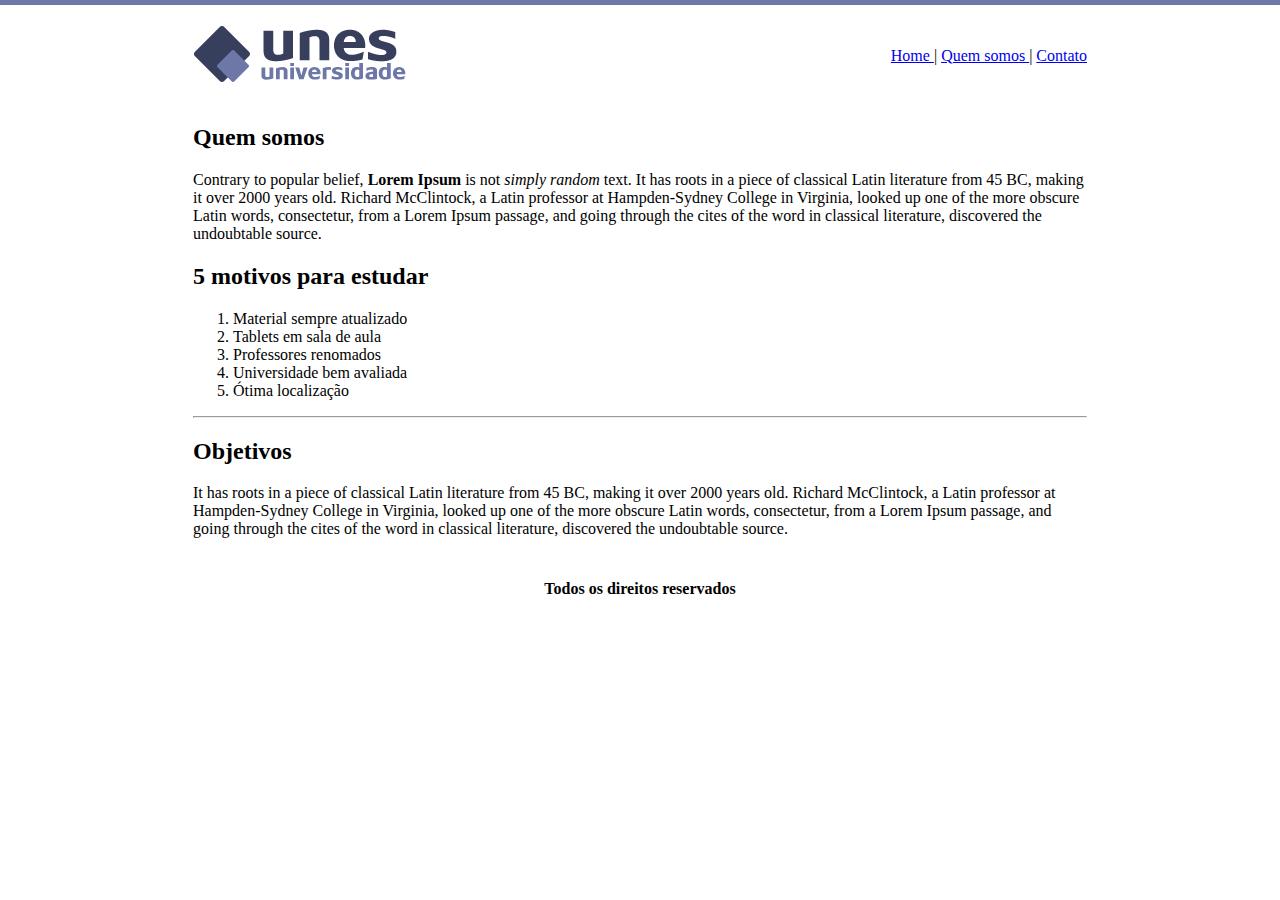
<file: Universidade - Institucional/quemSomos.html>
<!DOCTYPE html>
<html>

	<head>

		<title>UNES - Quem somos</title>
		<meta charset="utf-8">
	</head>

	<body background="imagens/imagens/fundo2.png">

		<table border="0" width="900" align="center">
			<tr>
				<td height="89"><img src="imagens/imagens/logo.png"></td>
				<td align="right">
					<a href="index.html"> Home </a> | 
					<a href="quemSomos.html"> Quem somos </a> |
					<a href="contato.html"> Contato </a>
				</td>

			</tr>

			

			<tr>
				<td colspan="2">
					<h2>Quem somos</h2>
					<p>Contrary to popular belief, <strong>Lorem Ipsum</strong> is not <em>simply random</em> text. It has roots in a piece of classical Latin literature from 45 BC, making it over 2000 years old. Richard McClintock, a Latin professor at Hampden-Sydney College in Virginia, looked up one of the more obscure Latin words, consectetur, from a Lorem Ipsum passage, and going through the cites of the word in classical literature, discovered the undoubtable source.</p>

					<h2>5 motivos para estudar
						
					</h2>
					<ol>
						<li>Material sempre atualizado</li>
						<li>Tablets em sala de aula</li>
						<li>Professores renomados</li>
						<li>Universidade bem avaliada</li>
						<li>Ótima localização</li> </ol>

						<hr>
					<h2>Objetivos</h2>
					
					<p>It has roots in a piece of classical Latin literature from 45 BC, making it over 2000 years old. Richard McClintock, a Latin professor at Hampden-Sydney College in Virginia, looked up one of the more obscure Latin words, consectetur, from a Lorem Ipsum passage, and going through the cites of the word in classical literature, discovered the undoubtable source.</p></p>
					
				</td>
			</tr>
			<tr>
				<td colspan="2" align="center">
					<h4>Todos os direitos reservados</h4>
					
				</td>

			</tr>

			

		</table>



	</body>
</html>
</file>
<file: Agência de Modelo/estilo.css>
body {
    background: #d2d2c1 url(imagens/fundo.png) ;
    font: 16px;
    font-family: 'Helvetica', 'sans-serif';
}

#principal {
    width: 900px;

}

#menu{
    background: #c5c5b2;
    padding:18px;

}

a{
    color: #4b566a;
    text-decoration: none;
    font-weight: bold ;
    padding: 5px;
}

#conteudo {
    background: #e8e8d9;
    padding: 10px;
}

#rodape{
    text-align: center;
}



h1{
    color: #828271;
    font-size: 1.2em;

}

.img-campanha{
    border:10px solid #c3c3ae;

}
</file>
<file: Chalé - Institucional/estilo.css>
/*CONFIGURAÇÕES GERAIS*/

*{
    margin: 0;
    padding: 0;
}

body{
    font-family: Helvetica, 'Trebuhet MS' sans-serif;
    background: #fff url(imagens/bg.png);
    margin: 15px;
}

#container{
    background: #ede9cc url(imagens/bg-container.png)top center repeat-y;
    margin: 0 auto;
    min-width: 740px;
    max-width: 1180px;
}
/*AREA DO TOPO E LOGO*/
#topo{
    background: #dbcd87;
    height: 15.4em;
    min-height: 250px;
    position: relative;
    }

 #area-logo{
     width: 100%;
     height: 250px;
     position: absolute;
     top: 0;
     left: 0;
     background: url(imagens/topo-imagem-principal.png) no-repeat;
    z-index: 1;
 } 
 
 .logo a{
     position: absolute ;
     top: 15px;
     left: 15px;
     z-index: 3;
     background: url(imagens/logo.png) no-repeat;
     width: 151px;
     height: 66px;
     text-indent: -9000px;

 }
 
 #area-menu{
     width: 450px;
     height: 250px;
     position: absolute;
     top: 0;
     right: 0;
     background: url(imagens/topo-imagem-lateral.png) no-repeat;
    z-index: 2;
 }

 #conteudo-menu{
     margin-left: 90px;
     margin-right: 15px;
     padding-top: 15px;
 }

 #menu-locais{
     border-bottom: 1px solid #b5ab56;
     border-top: 1px solid #b5ab56;
     padding-top: 5px;
     padding-bottom: 5px;
     font-size: 0.7em;
     color: #8b8448;

 }

 #menu-locais .locais{
     float: left;
    line-height: 2.1em;
 }

 a{
     text-decoration: none;
 }

 a.reserva{
     text-transform: uppercase;
     background: #a29750;
     color: #fff5b0;
     padding: 5px 10px;
     float: right;

 }

 /*BARRA DE NAVEGAÇÃO VERTICAL*/

 #menu{
     margin-top: 15px;
 }

 .depoimento{
     float: right;
     width: 226px;
     height: 164px;
 }

 ul#navegacao{
     float: left;
 }

 ul{
     margin: 0;
     padding: 0;
     list-style: none;
 }

 ul#navegacao a{
     text-transform: uppercase;
     font-size: 0.8em;
     padding: 5px;
     color: #6e672c;
    line-height: 30px;
 }

 ul#navegacao a:hover{
     background: #fdf6be;
 }

 /*AREA DE CONTEÚDOS*/

#area-principal{
    float: left;
    width: 50%;
    background: url(imagens/bg-area-principal.png) top left repeat-x;
    padding: 15px 0;
}    

#area-lateral{
    float: right;
    width: 50%;
    background: url(imagens/bg-area-lateral.png) top left repeat-x;
    padding: 20px 0;
}

.conteudo{
    margin: 0 auto;
    width: 90%;
    
}

#rodape{
    clear: both;
    padding: 16px;
    background: #fff url(imagens/bg-rodape.png) repeat-x top;
    color: #7d7640;
}

/*FORMATAÇÕES DE TEXTOS*/

h2{
    color: #7d7640;
    font-size: 1.1em;
    padding: 5px 0;
}

p{
    font-size: 1em;
    margin-bottom: 10px;
}

/*FORMATAÇÕES DA AREA LATERAL*/

#beneficios li{
    padding: 8px;
    height: 6em;
    border-bottom: 1px solid #f3efcb;
}

#beneficios li a img{
    float: left;
    margin-right: 8px;
}

#beneficios li a p{
    font-size: 0.8em;
    color: #000;
}

#beneficios li a h3{
    font-size: 1em;
    color: #615b2d;
    padding: 5px 0;
    background: url(imagens/ornamento.png) right center no-repeat;
}

#beneficios li:hover{
    background: #f6f3d6 ;
    cursor: pointer;
}
</file>
<file: Landing page - Balle bot/assets/css/style.css>
@import url('https://fonts.googleapis.com/css2?family=Righteous&family=Sarala:wght@400;700&display=swap');

*{
    margin: 0;
    padding: 0;
    box-sizing: border-box;
    text-decoration: none;
}

body{
    font-size: 100%;
    background: linear-gradient(68.15deg, #2F2325 16.62%, #8E5D52 85.61%);
}

.cabecalho{
    display: flex;
    flex-direction: row;
    align-items: center;
    justify-content: space-around;
    padding: 24px;
    }

.cabecalho-img{
    height: 72px;
}

.cabecalho-menu{
    display: flex;
    gap: 32px;
}

.cabecalho-menu-item{
    font-family: 'Sarala', sans-serif;
    color: #fff2e7;
    font-weight: 400;
    font-size: 18px;
}

.conteudo{
    border-top: 0.4px solid #fff2e7;
    margin-bottom: 48px;
}

.conteudo-principal{
    display: flex;
    flex-direction: row;
    align-items: center;
    justify-content: space-around;
}

.conteudo-principal-escrito{
    display: flex;
    flex-direction: column;
    gap: 32px;
}

.conteudo-principal-escrito-titulo{
    font-family: 'Righteous', cursive;
    font-weight: 400;
    font-size: 64px;
    color: #fff2e7;
}

.conteudo-principal-escrito-subtitulo{
    font-family: 'Sarala', sans-serif;
    font-weight: 400;
    font-size: 24px;
    color: #ecd6c4;
}

.conteudo-principal-escrito-botao{
    background-color: #ecd6c4;
    width: 180px;
    height: 60px;
    border: none;
    box-shadow: 4px 5px 4px rgba(0, 0, 0, 0.25);
    border-radius: 20px;
    font-family: 'Sarala', sans-serif;
    font-weight: 400;
    font-size: 24px;
    color: #2f2325;
}

.conteudo-principal-escrito-botao:hover{
    background-color: rgba(236, 214, 196, 0.53);
}


.conteudo-principal-img{
    height: 430px;
}

.conteudo-secundario{
    display: flex;
    flex-direction: column;
    align-items: center;
    gap: 24px;
    margin-top: 48px;
}

.conteudo-secundario-titulo{
    border-top: 0.4px solid #fff2e7;
    padding-top: 48px;
    font-family: 'Righteous', cursive;
    font-weight: 400;
    font-size: 24px;
    color: #fff2e7;
    margin-bottom: 16px;
}

.conteudo-secundario-paragrafo{
    font-family: 'Sarala', sans-serif;
    font-weight: 300;
    font-size: 18px;
    color: #ecd6c4;
}

.rodape{
    padding: 32px;
    border-top: 0.4px solid #fff2e7;
}

.rodape-img{
    height: 48px;
    display: block;
    margin: 0 auto;
}
</file>
<file: Museu - Institucional/estilo.css>
/*ESTRUTURA PADRÃO*/

body{
    background: #f4f2ec url(imagens/fundo.png) repeat-x;
    font: 12px "Lucida Grande", "Lucida Sans Unicode", Arial, sans-serif;
}

#container{
    width: 1080px;
    margin: 0 auto;
}

a:link, a:active, a:visited{
    color: #af670a;
    text-decoration: none;
}

a:hover{
    color: #217215;
}

/*LOGO*/

#logo a{
    width: 248px;
    height: 21px;
    text-indent: -9999px;
    display: block;
    background: url(imagens/logo.png) no-repeat;
}

#logo h1{
    float: left;
}

/*BARRA DE NAVEGAÇÃO*/

header{
    padding: 15px 0;
    height: 55px;
}

nav ul{
    list-style: none;
    margin: 20px;
    float: right;
}

nav ul li{
    float: left;
}

nav ul li a:link{
    display: block;
    margin-right: 25px;
    padding-bottom: 3px;
    text-transform: uppercase;
}

nav ul li a:hover{
    border-bottom: 1px solid #535858;
}

/*PRINCIPAL*/

#conteudo{
    width: 710px;
    float: left;
    margin-bottom: 20px;
}

aside{
    width: 350px;
    float: right;
    background: #ebe7dd;
    padding-bottom: 30px;
    margin-bottom: 20px;
}

section#visita{
    background: #cdd8b1;
    padding: 10px 27px 27px 27px;
    margin-top: 10px;
}

#galeria{
    padding: 0 27px 0 27px;
}

section#galeria a{
    display: block;
    background: url(imagens/fundo-foto.png) no-repeat;
    float: left;
    padding: 17px 15px 17px 15px;
    margin: 10px 0 0 20px;
}

section#galeria img{
    margin-left: 2px;
    margin-top: 3px;
}

article#video{
    float: left;
    width: 310px;
    margin-left: 25px;
}

article#mapa{
    float: left;
    width: 310px;
    margin-left: 37px;
}

article#exposicoes{
    float: left;
    width: 310px;
    margin: 15px 0 0 25px;
}

article#historia{
    float: left;
    width: 310px;
    margin: 15px 0 0 37px;
}

h4{
    color: #86521a;
    text-transform: uppercase;
    padding-bottom: 3px;
    margin-bottom: 0;
}

h3{
    color: #227115;
    font-size: 1.2em;
    margin-bottom: 15px;
    text-transform: uppercase;
}

/*FORMULÁRIOS*/

input{
    background-color: white;
    border: none;
    height: 20px;
    font-size: 1em;
    width: 80px;

}

input.campo{
    border: 1px solid #ada484;
}

input.botao{
    background: #9b9271;
    color: white;
    width: 100%;
    height: 40px;
    font-size: 1.2em;
}

fieldset{
    border: none;}

#visita legend{
    display: none;
}

/*RODAPÉ*/

footer{
    padding: 20px 0 30px 0;
    text-align: center;
    background: url(imagens/fundo-rodape.png) no-repeat center top;
    margin-top: 20px;
    clear: both;
}

footer>p a{
    padding: 2px 10px;
}
</file>
<file: Site de Notícias/CSS/estilo.css>
*{
    margin: 0;
    padding: 0;
}

body{
    font-family: 'Trebuchet MS', Helvetica, sans-serif;
    background: #fff url(../imagens/fundo.png) repeat-x;
}

#container{
    width: 750px;
    margin: 0 auto;

}

#topo{
    height: 150px;
    background: url(../imagens/detalhe-topo.png) no-repeat right top;
    padding-top: 25px;
}

.logo{
    width: 152px;
    height: 66px;
    background: url(../imagens/logo.png) no-repeat center;
    text-indent: -3000px;
}

/*Barra de navegação*/

ul{
    margin: 0;
    padding: 0;
    list-style: none;
}

#topo ul{
    background: #b10333;
    margin-top: 30px;
    float: left;
}

#topo ul li{
    float: left;

}

#topo ul a{
    font-size: 0.9em;
    display: block;
    padding: 0.5em 1.5em;
    line-height: 2.1em;
    text-decoration: none;
    color: #fff;
    background: url(../imagens/divisor.png) no-repeat left center;

    
}

#topo ul .primeiro a{
    background: none;

}

#topo ul a:hover{
    color: #69001d;
    
}

body.home #navegacao a#home,
body.brasil #navegacao a#brasil,
body.internacional #navegacao a#internacional,
body.economia #navegacao a#economia,
body.saude #navegacao a#saude,
body.ciencia #navegacao a#ciencia,
body.fotos #navegacao a#fotos
{
    color: #fff;
    background: #de003e;
    cursor: text;
}

#conteudo{
    background:#f5f5f5;
    margin-top: 60px;
}

#tres-colunas #primario{
    width: 270px;
    float: left;
    margin: 0 0 20px 195px;
}

#duas-colunas #primario{
    width: 555px;
    float: left;
    margin: 0 0 20px 195px;
}

#uma-coluna #primario{
    width: 750px;
    float: left;
    margin: 0 0 20px 195 0px;
}

#secundario{
    width: 270px;
    float: left;
    margin: 0 0 20px 15px;
}

#lateral{
    width: 180px;
    float: left;
    margin: 0 0 20px -750px;
}

#container-rodape{
    background: #294c71;
    padding: 20px;
}

#rodape{
    width: 750px;
    margin: 0 auto;
    color: #fff;
}

.caixa{
    background: #f3f3f3 url(../imagens/fundo-caixa.png);
    margin: 10px 0;
    padding: 5px;
}

h2{
    font-size: 1em;
    background: #294c71;
    color: #fff;
    padding: 5px;
}

.caixa-conteudo{
    background: #fff;
    padding: 5px;
    margin-top: 5px;
}

#lateral ul a{
    font-size: 0.9em;
    padding: 3px;
    display:block;
    line-height: 30px;
    color: #000;
    text-decoration: none;
    border-bottom: 1px solid #f3f3f3;
}

#lateral ul a:hover{
    color: #a1a1a1;
    background: #f9f9f9 url(../imagens/marcador.png) no-repeat left center;
    padding-left: 20px;

}

label{
    display: block;
    cursor: pointer;
}

input{
    font-size: 0.9em;
    padding: 5px;
    width: 125px;
    
}

input.submit{
    width: 80px;
    color: #fff;
    background-color: #b10333;
    border:2px solid #870529 ;
    padding: 5px;
    margin-top: 8px;

}

img{
    border: #dfdfdf solid 2px;
}

/* OUTRA MANEIRA DE FORMATAR IMAGENS, POR CLASS
img.imagem-principal{
    width: 98%;
    border: 3px solid #dfdfdf;
}*/

h3{
    text-transform: uppercase;
    display: inline;
    font-size: 0.8em;
    padding: 3px;
}

.destaque h3{
    background: #b10333;
    color: #fff;
    
}

.entrevista h3{
    background: #de003e;
    color: #fff;
}

#lista-noticias li{
    padding: 2px;
    border-bottom: 1px solid #ccc;
    height: 65px;
}

#lista-noticias li a img{
    float: left;
    margin: 5px;

}

#lista-noticias li a{
    text-decoration: none;
    
}

#lista-noticias li a h3{
    font-size: 0.8em;
    padding: 0;
    color: rgb(64, 148, 120);

}

#lista-noticias li a p{
    font-size: 0.7em;
    color: black;
}

#lista-noticias li:hover{
    background: #eee;
    cursor: pointer;

}

a:link, a:visited{
    color: #b10333;
    padding: 2px;
}

a:hover{
    color: #a50040;
}
</file>
<file: Tech Blog/estilo.css>
/*Limpar formatações padrão*/
* {
    margin: 0;
    padding: 0;
}

body{
    font-size: 1em;
    font-family: 'Trebuchet MS', 'Helvetica', sans-serif;
    background: #e6e6e6;
}

/*Layout*/
#area-cabecalho{
    background-color: #f7b600;
    padding: 15px ;
    text-align: center;
}

#area-logo, #area-menu{
    padding: 10px;

}

#area-principal{
    width: 920px;
    margin:0 auto;
    padding:15px ;

}

#area-postagens{
    width: 660px;
    float: left;

}

#area-lateral{
    width: 240px;
    float: right;

}

.postagem{
    padding: 20px;
    margin-bottom: 20px;
    background: white;

}

.conteudo-lateral{
    background: white;
    padding: 10px;
    margin-bottom: 20px;


}

#area-postagens , #area-lateral{
    background: white;

}

#rodape{
    background: #CCC;
    clear: both;
    text-align: center;
    padding: 15px;
    

}

/*Formataçoes do menu*/
a{
    text-decoration: none;
}

 a:link, a:visited{
    color:#f7b600;
}

a:hover{
    text-decoration: underline;
}

#area-cabecalho a:link, #area-cabecalho a:visited{
    color:white;
    padding: 8px 12px;
}

#area-cabecalho a:hover{
    color:#f7b600;
    background: white;
    text-decoration: none;
}

/*Formatações em geral*/

h1{
    color:#4e4e4e;
    font-size: 2.5em;

}

h2{
    color: #f7b600;
}

h3{
    color: #565656;
    background: #CCC;
    padding:5px;

}

.branco{
    color: white;
}

.data-postagem{
    font-size: 0.8em;
    border-bottom: 1px solid #f4f4f4;
    padding-bottom: 10px;
    margin-bottom: 10px;
    display: block;
}

.postagem-lateral{
    font-size: 0.8em;
    padding: 5px;
    border-bottom: 1px dotted  #CCC;


}
</file>
<file: Formulário de Cadastro/estilo.css>
body{
    background-image: url('imagens/fundo2.png');
    background-repeat: no-repeat;
    background-size: 1550px 1300px;
    font-family: Verdana, Geneva, Tahoma, sans-serif;
    background-position: fixed ;
}

#botoes{
    color: white;
    float: right;
   border-top: -20px;
    left:1100px;
}

.botao1{
    background: rgb(107, 106, 106);
    color: white;
    border-radius: 5px;
    
    
}

a{
    text-decoration: none;
    color: white;
}

#clear{
    clear: both;
}

#cabecalho{
    text-align: left;
    background: black;
    color: white;
    height: 60px;
    font-size: 12px;
    float: left;
    padding-right: 100%;
    padding-bottom: 20px;
    

}

#SignUp{
    background:green;
    color: white;
    border-radius: 5px;
    
    
}



h1{
    color: white;
    text-align: center;
}

#conteudo{
    color: white;
    text-align: center;
}

#formulario{
    color: white;
    background-color:rgb(13, 13, 59, 0.7);
    width: 500px;
    padding: 50px 50px 50px 50px;
    border-radius: 5px;  
    margin: 0px auto;
}

#submit{
    background:green;
    color: white;
    height: 50px;
    width: 190px;
    border-radius: 5px;
    display: block;
    margin: 0px auto;
}

.input-bonito {
    border-radius: 5px;
    width: 100%;
    height: 30px;
    background-color: #ffff;
}

#formulario input{
    opacity: 1;
}
</file>
